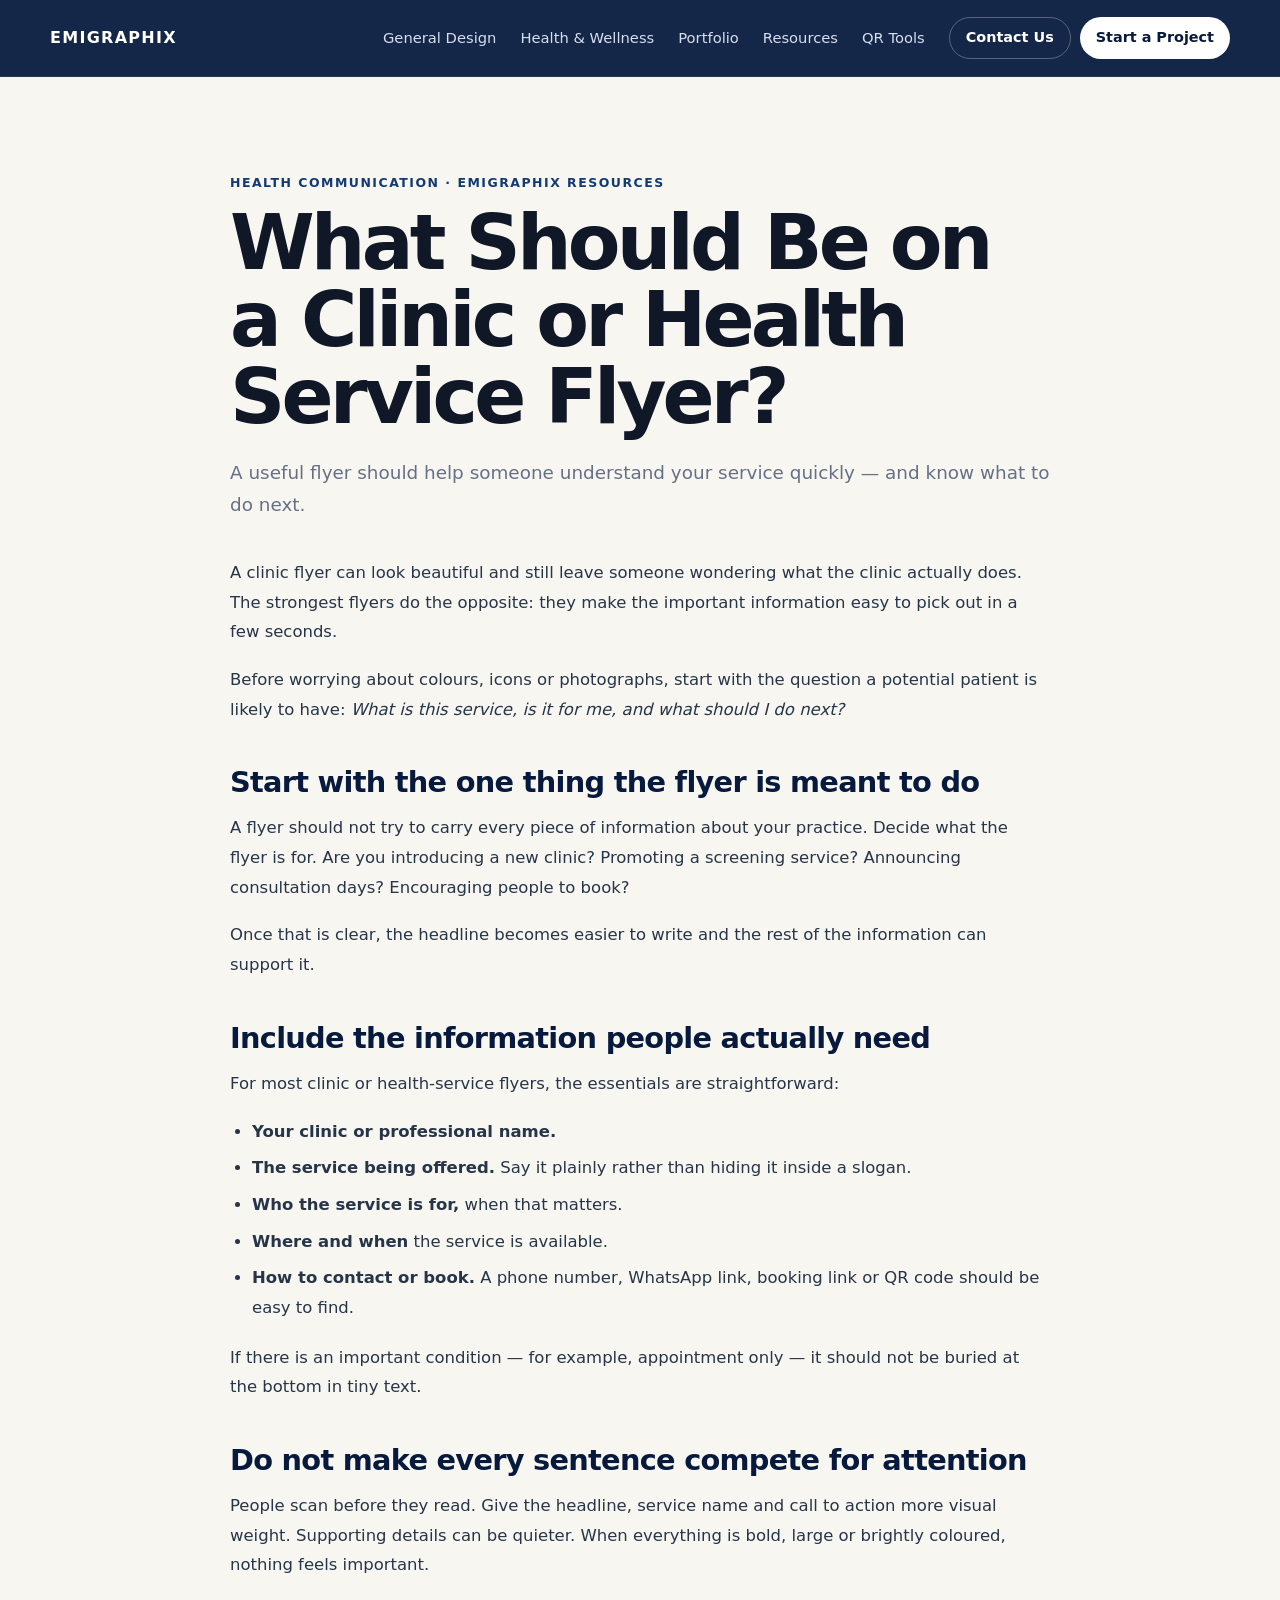
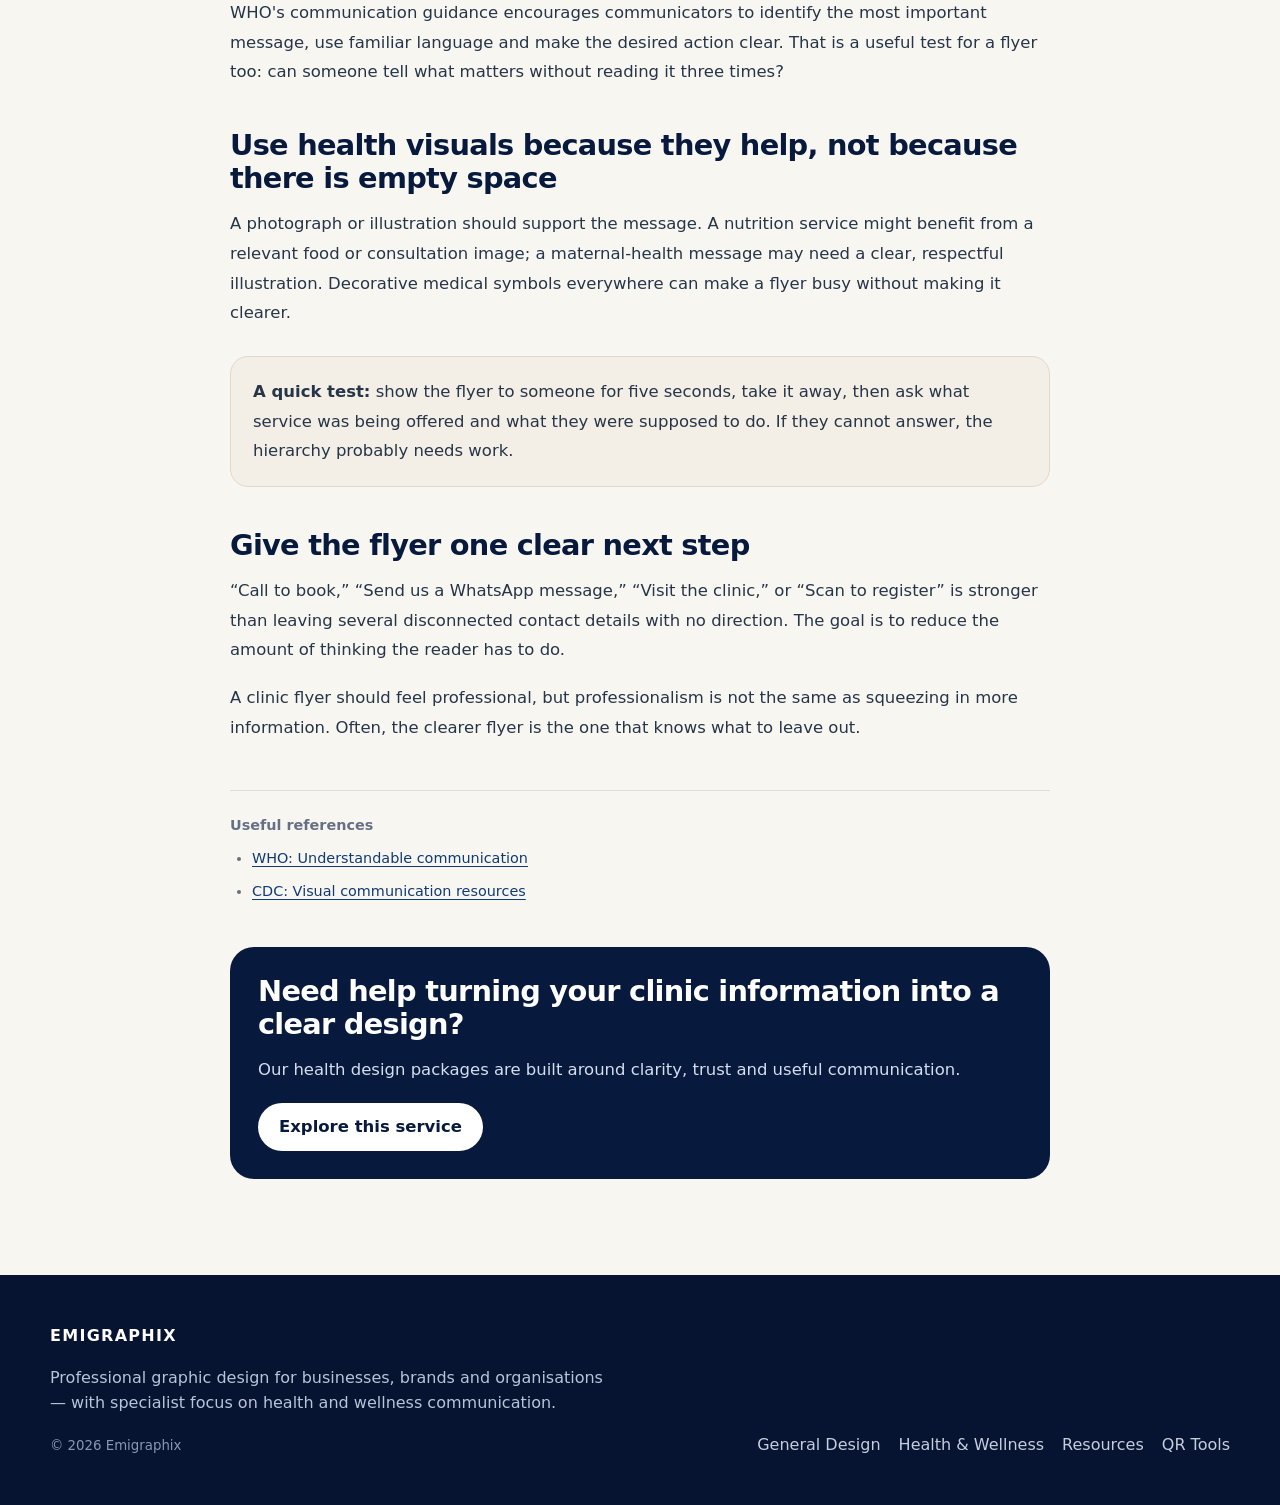
<file: article-clinic-flyer.html>
<!doctype html><html lang="en"><head><meta charset="utf-8"><meta name="viewport" content="width=device-width,initial-scale=1"><title>What Should Be on a Clinic or Health Service Flyer? | Emigraphix</title><meta name="description" content="A useful flyer should help someone understand your service quickly — and know what to do next."><link rel="stylesheet" href="style.css"></head><body><header class="site-header"><div class="container nav-wrap"><a class="brand" href="index.html">EMIGRAPHIX</a><nav class="desktop-nav"><a href="services.html">General Design</a><a href="health.html">Health & Wellness</a><a href="index.html#work">Portfolio</a><a href="resources.html">Resources</a><a href="qr-tools.html">QR Tools</a></nav><div class="nav-actions"><a class="nav-contact" href="https://wa.me/233550585227?text=Hi%20Emigraphix%2C%20I%20visited%20your%20website%20and%20would%20like%20to%20discuss%20a%20design%20project." target="_blank">Contact Us</a><a class="nav-start" href="index.html#order">Start a Project</a></div><a class="mobile-top-contact" href="https://wa.me/233550585227?text=Hi%20Emigraphix%2C%20I%20visited%20your%20website%20and%20would%20like%20to%20discuss%20a%20design%20project." target="_blank">Contact</a><button class="menu-btn" aria-label="Open menu" aria-expanded="false">☰</button></div><div class="mobile-menu"><div class="container"><a href="services.html">General Design</a><a href="health.html">Health & Wellness</a><a href="index.html#work">Portfolio</a><a href="resources.html">Resources</a><a href="qr-tools.html">QR Tools</a><div class="mobile-contact-row"><a class="btn btn-light" href="https://wa.me/233550585227?text=Hi%20Emigraphix%2C%20I%20visited%20your%20website%20and%20would%20like%20to%20discuss%20a%20design%20project." target="_blank">Contact Us</a><a class="btn btn-outline" style="color:white;border-color:#7185a6" href="index.html#order">Start Project</a></div></div></div></header><main><section class="section"><div class="container article-shell"><div class="article-meta">Health Communication · Emigraphix Resources</div><h1>What Should Be on a Clinic or Health Service Flyer?</h1><p class="article-deck">A useful flyer should help someone understand your service quickly — and know what to do next.</p><article class="article-body">
<p>A clinic flyer can look beautiful and still leave someone wondering what the clinic actually does. The strongest flyers do the opposite: they make the important information easy to pick out in a few seconds.</p>
<p>Before worrying about colours, icons or photographs, start with the question a potential patient is likely to have: <em>What is this service, is it for me, and what should I do next?</em></p>
<h2>Start with the one thing the flyer is meant to do</h2>
<p>A flyer should not try to carry every piece of information about your practice. Decide what the flyer is for. Are you introducing a new clinic? Promoting a screening service? Announcing consultation days? Encouraging people to book?</p>
<p>Once that is clear, the headline becomes easier to write and the rest of the information can support it.</p>
<h2>Include the information people actually need</h2>
<p>For most clinic or health-service flyers, the essentials are straightforward:</p>
<ul><li><strong>Your clinic or professional name.</strong></li><li><strong>The service being offered.</strong> Say it plainly rather than hiding it inside a slogan.</li><li><strong>Who the service is for,</strong> when that matters.</li><li><strong>Where and when</strong> the service is available.</li><li><strong>How to contact or book.</strong> A phone number, WhatsApp link, booking link or QR code should be easy to find.</li></ul>
<p>If there is an important condition — for example, appointment only — it should not be buried at the bottom in tiny text.</p>
<h2>Do not make every sentence compete for attention</h2>
<p>People scan before they read. Give the headline, service name and call to action more visual weight. Supporting details can be quieter. When everything is bold, large or brightly coloured, nothing feels important.</p>
<p>WHO's communication guidance encourages communicators to identify the most important message, use familiar language and make the desired action clear. That is a useful test for a flyer too: can someone tell what matters without reading it three times?</p>
<h2>Use health visuals because they help, not because there is empty space</h2>
<p>A photograph or illustration should support the message. A nutrition service might benefit from a relevant food or consultation image; a maternal-health message may need a clear, respectful illustration. Decorative medical symbols everywhere can make a flyer busy without making it clearer.</p>
<div class="article-note"><strong>A quick test:</strong> show the flyer to someone for five seconds, take it away, then ask what service was being offered and what they were supposed to do. If they cannot answer, the hierarchy probably needs work.</div>
<h2>Give the flyer one clear next step</h2>
<p>“Call to book,” “Send us a WhatsApp message,” “Visit the clinic,” or “Scan to register” is stronger than leaving several disconnected contact details with no direction. The goal is to reduce the amount of thinking the reader has to do.</p>
<p>A clinic flyer should feel professional, but professionalism is not the same as squeezing in more information. Often, the clearer flyer is the one that knows what to leave out.</p><div class="article-sources"><strong>Useful references</strong><ul><li><a href="https://www.who.int/about/communications/understandable" target="_blank" rel="noopener">WHO: Understandable communication</a></li><li><a href="https://www.cdc.gov/health-literacy/php/develop-materials/visual-communication.html" target="_blank" rel="noopener">CDC: Visual communication resources</a></li></ul></div><div class="article-cta"><h2>Need help turning your clinic information into a clear design?</h2><p>Our health design packages are built around clarity, trust and useful communication.</p><a class="btn btn-light" href="health.html#health-packages">Explore this service</a></div></article></div></section></main><footer class="site-footer"><div class="container footer-wrap"><div><div class="brand">EMIGRAPHIX</div><p style="color:#b8c4d8;max-width:560px">Professional graphic design for businesses, brands and organisations — with specialist focus on health and wellness communication.</p><small style="color:#8798b3">© 2026 Emigraphix</small></div><div class="footer-links"><a href="services.html">General Design</a><a href="health.html">Health & Wellness</a><a href="resources.html">Resources</a><a href="qr-tools.html">QR Tools</a></div></div></footer><div class="sticky-mobile-cta"><a class="btn btn-light" href="https://wa.me/233550585227?text=Hi%20Emigraphix%2C%20I%20visited%20your%20website%20and%20would%20like%20to%20discuss%20a%20design%20project." target="_blank">Contact Us</a><a class="btn btn-primary" style="background:#315f9e" href="index.html#order">Start Project</a></div><script src="script.js"></script></body></html>
</file>
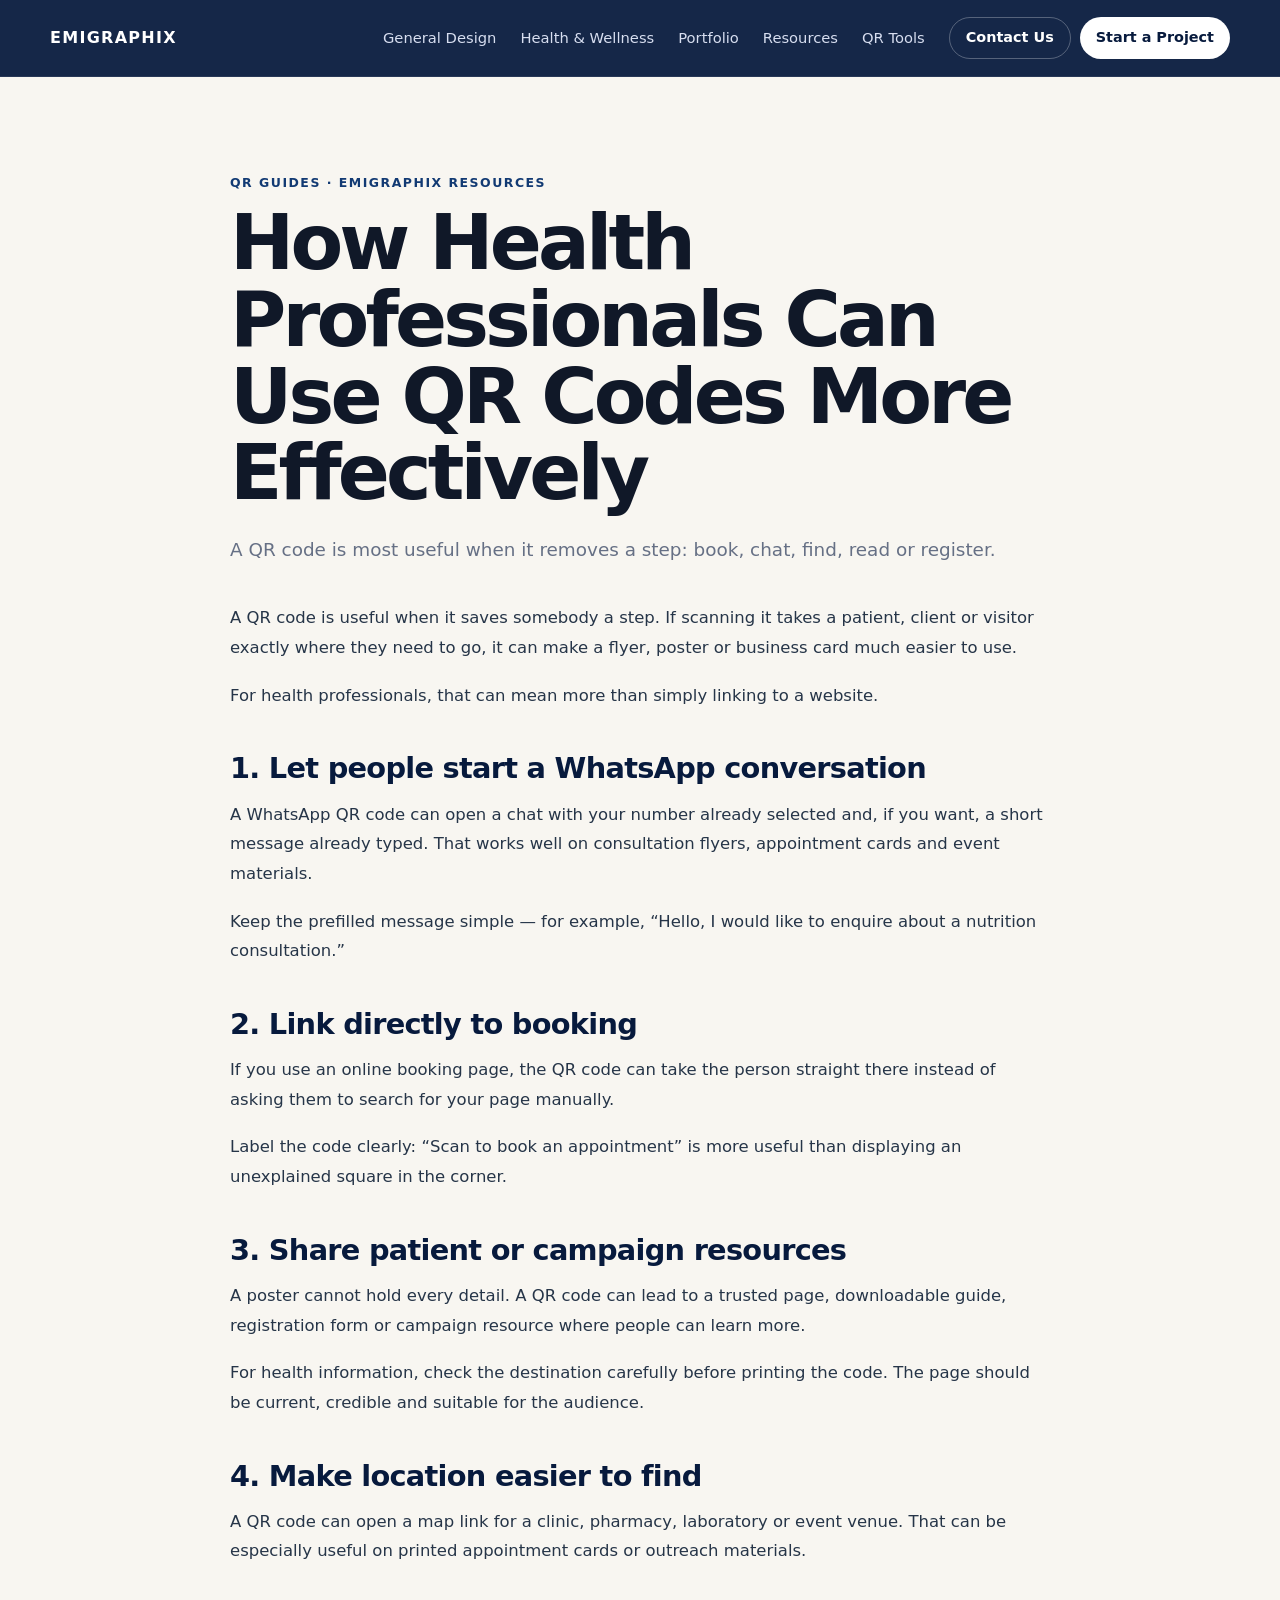
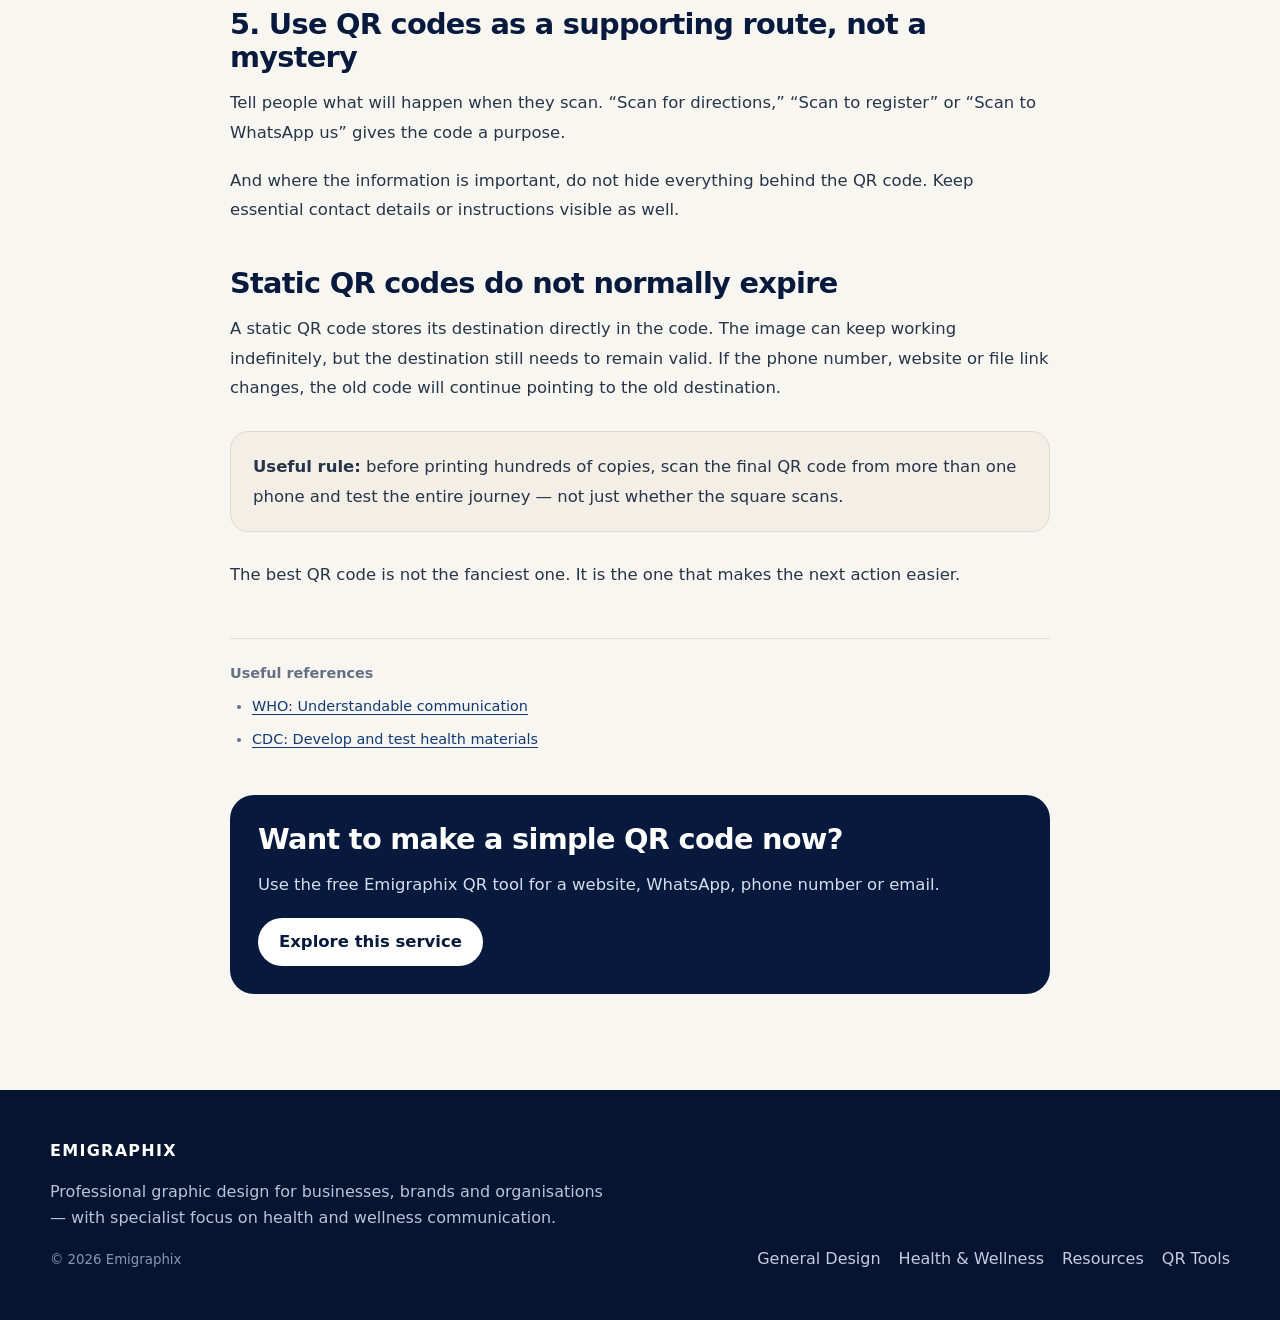
<file: article-health-qr.html>
<!doctype html><html lang="en"><head><meta charset="utf-8"><meta name="viewport" content="width=device-width,initial-scale=1"><title>How Health Professionals Can Use QR Codes More Effectively | Emigraphix</title><meta name="description" content="A QR code is most useful when it removes a step: book, chat, find, read or register."><link rel="stylesheet" href="style.css"></head><body><header class="site-header"><div class="container nav-wrap"><a class="brand" href="index.html">EMIGRAPHIX</a><nav class="desktop-nav"><a href="services.html">General Design</a><a href="health.html">Health & Wellness</a><a href="index.html#work">Portfolio</a><a href="resources.html">Resources</a><a href="qr-tools.html">QR Tools</a></nav><div class="nav-actions"><a class="nav-contact" href="https://wa.me/233550585227?text=Hi%20Emigraphix%2C%20I%20visited%20your%20website%20and%20would%20like%20to%20discuss%20a%20design%20project." target="_blank">Contact Us</a><a class="nav-start" href="index.html#order">Start a Project</a></div><a class="mobile-top-contact" href="https://wa.me/233550585227?text=Hi%20Emigraphix%2C%20I%20visited%20your%20website%20and%20would%20like%20to%20discuss%20a%20design%20project." target="_blank">Contact</a><button class="menu-btn" aria-label="Open menu" aria-expanded="false">☰</button></div><div class="mobile-menu"><div class="container"><a href="services.html">General Design</a><a href="health.html">Health & Wellness</a><a href="index.html#work">Portfolio</a><a href="resources.html">Resources</a><a href="qr-tools.html">QR Tools</a><div class="mobile-contact-row"><a class="btn btn-light" href="https://wa.me/233550585227?text=Hi%20Emigraphix%2C%20I%20visited%20your%20website%20and%20would%20like%20to%20discuss%20a%20design%20project." target="_blank">Contact Us</a><a class="btn btn-outline" style="color:white;border-color:#7185a6" href="index.html#order">Start Project</a></div></div></div></header><main><section class="section"><div class="container article-shell"><div class="article-meta">QR Guides · Emigraphix Resources</div><h1>How Health Professionals Can Use QR Codes More Effectively</h1><p class="article-deck">A QR code is most useful when it removes a step: book, chat, find, read or register.</p><article class="article-body">
<p>A QR code is useful when it saves somebody a step. If scanning it takes a patient, client or visitor exactly where they need to go, it can make a flyer, poster or business card much easier to use.</p>
<p>For health professionals, that can mean more than simply linking to a website.</p>
<h2>1. Let people start a WhatsApp conversation</h2>
<p>A WhatsApp QR code can open a chat with your number already selected and, if you want, a short message already typed. That works well on consultation flyers, appointment cards and event materials.</p>
<p>Keep the prefilled message simple — for example, “Hello, I would like to enquire about a nutrition consultation.”</p>
<h2>2. Link directly to booking</h2>
<p>If you use an online booking page, the QR code can take the person straight there instead of asking them to search for your page manually.</p>
<p>Label the code clearly: “Scan to book an appointment” is more useful than displaying an unexplained square in the corner.</p>
<h2>3. Share patient or campaign resources</h2>
<p>A poster cannot hold every detail. A QR code can lead to a trusted page, downloadable guide, registration form or campaign resource where people can learn more.</p>
<p>For health information, check the destination carefully before printing the code. The page should be current, credible and suitable for the audience.</p>
<h2>4. Make location easier to find</h2>
<p>A QR code can open a map link for a clinic, pharmacy, laboratory or event venue. That can be especially useful on printed appointment cards or outreach materials.</p>
<h2>5. Use QR codes as a supporting route, not a mystery</h2>
<p>Tell people what will happen when they scan. “Scan for directions,” “Scan to register” or “Scan to WhatsApp us” gives the code a purpose.</p>
<p>And where the information is important, do not hide everything behind the QR code. Keep essential contact details or instructions visible as well.</p>
<h2>Static QR codes do not normally expire</h2>
<p>A static QR code stores its destination directly in the code. The image can keep working indefinitely, but the destination still needs to remain valid. If the phone number, website or file link changes, the old code will continue pointing to the old destination.</p>
<div class="article-note"><strong>Useful rule:</strong> before printing hundreds of copies, scan the final QR code from more than one phone and test the entire journey — not just whether the square scans.</div>
<p>The best QR code is not the fanciest one. It is the one that makes the next action easier.</p><div class="article-sources"><strong>Useful references</strong><ul><li><a href="https://www.who.int/about/communications/understandable" target="_blank" rel="noopener">WHO: Understandable communication</a></li><li><a href="https://www.cdc.gov/health-literacy/php/develop-materials/develop-test-materials.html" target="_blank" rel="noopener">CDC: Develop and test health materials</a></li></ul></div><div class="article-cta"><h2>Want to make a simple QR code now?</h2><p>Use the free Emigraphix QR tool for a website, WhatsApp, phone number or email.</p><a class="btn btn-light" href="qr-tools.html">Explore this service</a></div></article></div></section></main><footer class="site-footer"><div class="container footer-wrap"><div><div class="brand">EMIGRAPHIX</div><p style="color:#b8c4d8;max-width:560px">Professional graphic design for businesses, brands and organisations — with specialist focus on health and wellness communication.</p><small style="color:#8798b3">© 2026 Emigraphix</small></div><div class="footer-links"><a href="services.html">General Design</a><a href="health.html">Health & Wellness</a><a href="resources.html">Resources</a><a href="qr-tools.html">QR Tools</a></div></div></footer><div class="sticky-mobile-cta"><a class="btn btn-light" href="https://wa.me/233550585227?text=Hi%20Emigraphix%2C%20I%20visited%20your%20website%20and%20would%20like%20to%20discuss%20a%20design%20project." target="_blank">Contact Us</a><a class="btn btn-primary" style="background:#315f9e" href="index.html#order">Start Project</a></div><script src="script.js"></script></body></html>
</file>
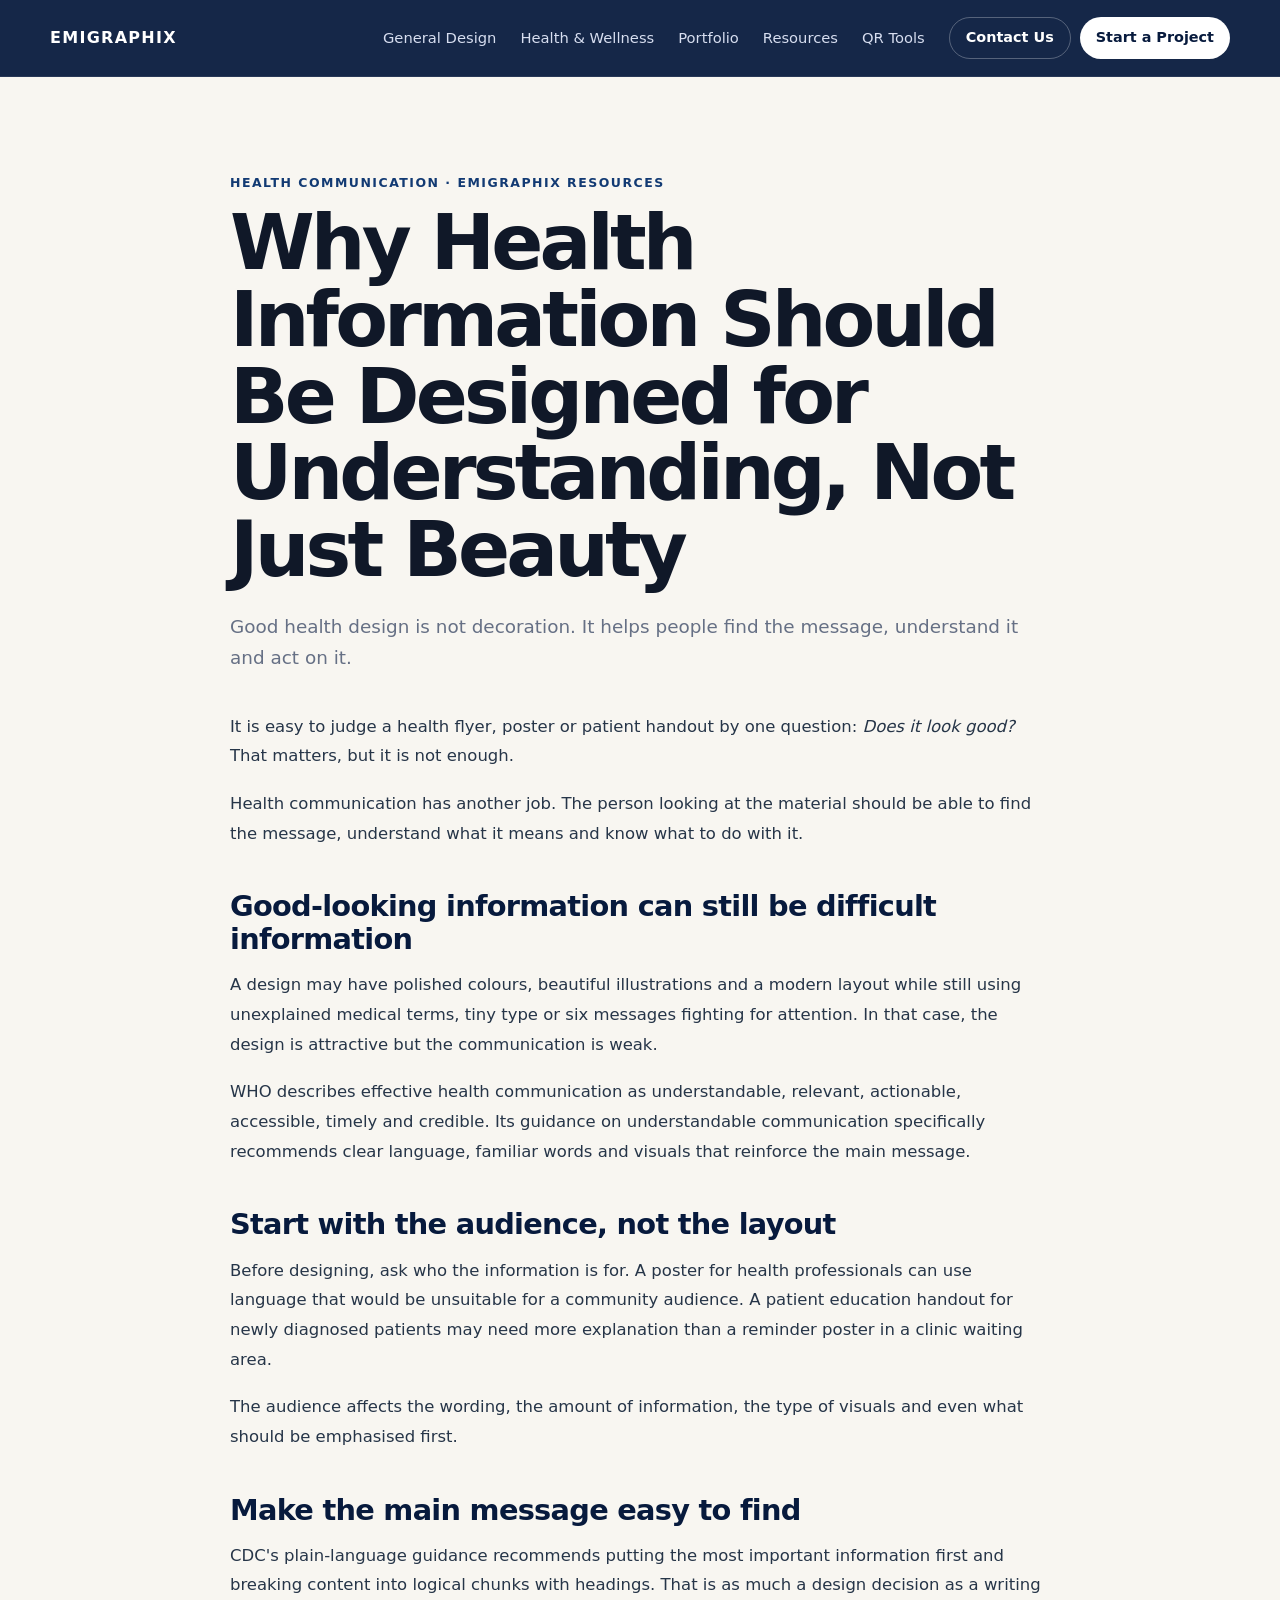
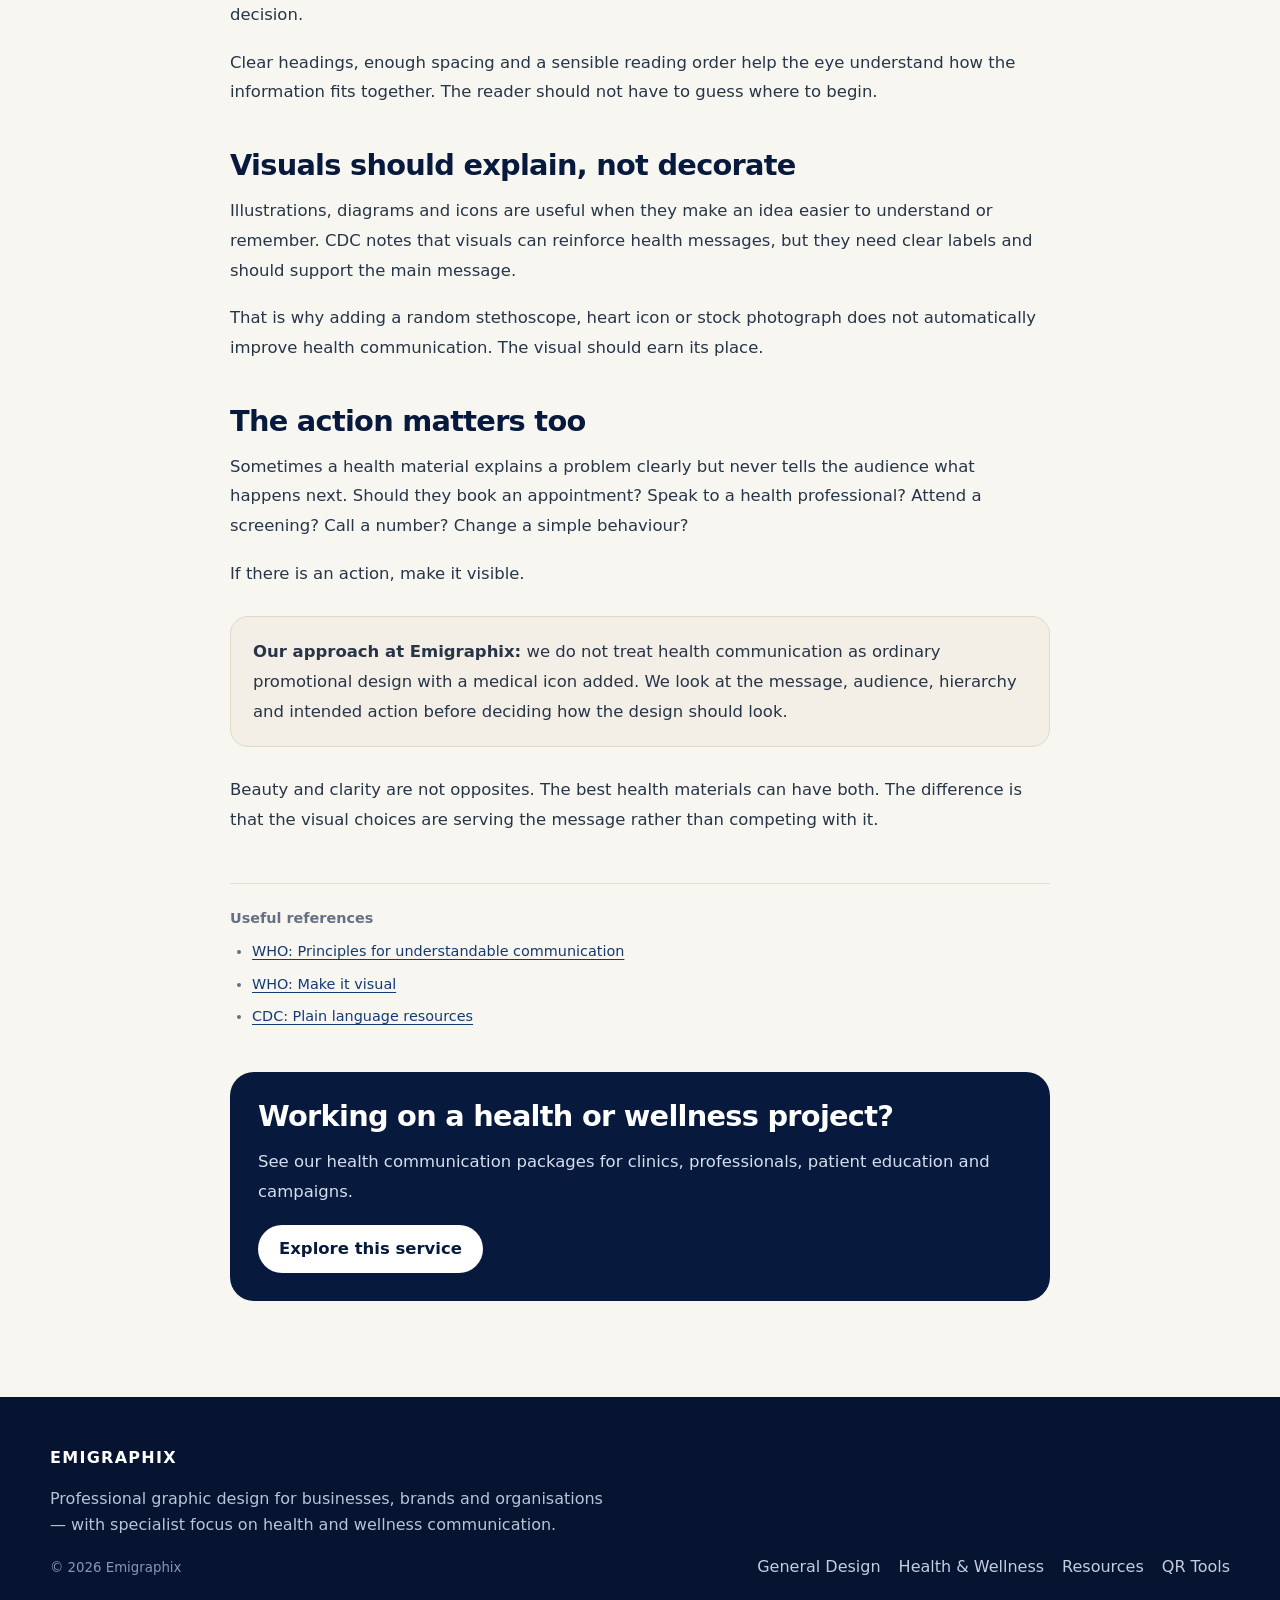
<file: article-health-understanding.html>
<!doctype html><html lang="en"><head><meta charset="utf-8"><meta name="viewport" content="width=device-width,initial-scale=1"><title>Why Health Information Should Be Designed for Understanding, Not Just Beauty | Emigraphix</title><meta name="description" content="Good health design is not decoration. It helps people find the message, understand it and act on it."><link rel="stylesheet" href="style.css"></head><body><header class="site-header"><div class="container nav-wrap"><a class="brand" href="index.html">EMIGRAPHIX</a><nav class="desktop-nav"><a href="services.html">General Design</a><a href="health.html">Health & Wellness</a><a href="index.html#work">Portfolio</a><a href="resources.html">Resources</a><a href="qr-tools.html">QR Tools</a></nav><div class="nav-actions"><a class="nav-contact" href="https://wa.me/233550585227?text=Hi%20Emigraphix%2C%20I%20visited%20your%20website%20and%20would%20like%20to%20discuss%20a%20design%20project." target="_blank">Contact Us</a><a class="nav-start" href="index.html#order">Start a Project</a></div><a class="mobile-top-contact" href="https://wa.me/233550585227?text=Hi%20Emigraphix%2C%20I%20visited%20your%20website%20and%20would%20like%20to%20discuss%20a%20design%20project." target="_blank">Contact</a><button class="menu-btn" aria-label="Open menu" aria-expanded="false">☰</button></div><div class="mobile-menu"><div class="container"><a href="services.html">General Design</a><a href="health.html">Health & Wellness</a><a href="index.html#work">Portfolio</a><a href="resources.html">Resources</a><a href="qr-tools.html">QR Tools</a><div class="mobile-contact-row"><a class="btn btn-light" href="https://wa.me/233550585227?text=Hi%20Emigraphix%2C%20I%20visited%20your%20website%20and%20would%20like%20to%20discuss%20a%20design%20project." target="_blank">Contact Us</a><a class="btn btn-outline" style="color:white;border-color:#7185a6" href="index.html#order">Start Project</a></div></div></div></header><main><section class="section"><div class="container article-shell"><div class="article-meta">Health Communication · Emigraphix Resources</div><h1>Why Health Information Should Be Designed for Understanding, Not Just Beauty</h1><p class="article-deck">Good health design is not decoration. It helps people find the message, understand it and act on it.</p><article class="article-body">
<p>It is easy to judge a health flyer, poster or patient handout by one question: <em>Does it look good?</em> That matters, but it is not enough.</p>
<p>Health communication has another job. The person looking at the material should be able to find the message, understand what it means and know what to do with it.</p>
<h2>Good-looking information can still be difficult information</h2>
<p>A design may have polished colours, beautiful illustrations and a modern layout while still using unexplained medical terms, tiny type or six messages fighting for attention. In that case, the design is attractive but the communication is weak.</p>
<p>WHO describes effective health communication as understandable, relevant, actionable, accessible, timely and credible. Its guidance on understandable communication specifically recommends clear language, familiar words and visuals that reinforce the main message.</p>
<h2>Start with the audience, not the layout</h2>
<p>Before designing, ask who the information is for. A poster for health professionals can use language that would be unsuitable for a community audience. A patient education handout for newly diagnosed patients may need more explanation than a reminder poster in a clinic waiting area.</p>
<p>The audience affects the wording, the amount of information, the type of visuals and even what should be emphasised first.</p>
<h2>Make the main message easy to find</h2>
<p>CDC's plain-language guidance recommends putting the most important information first and breaking content into logical chunks with headings. That is as much a design decision as a writing decision.</p>
<p>Clear headings, enough spacing and a sensible reading order help the eye understand how the information fits together. The reader should not have to guess where to begin.</p>
<h2>Visuals should explain, not decorate</h2>
<p>Illustrations, diagrams and icons are useful when they make an idea easier to understand or remember. CDC notes that visuals can reinforce health messages, but they need clear labels and should support the main message.</p>
<p>That is why adding a random stethoscope, heart icon or stock photograph does not automatically improve health communication. The visual should earn its place.</p>
<h2>The action matters too</h2>
<p>Sometimes a health material explains a problem clearly but never tells the audience what happens next. Should they book an appointment? Speak to a health professional? Attend a screening? Call a number? Change a simple behaviour?</p>
<p>If there is an action, make it visible.</p>
<div class="article-note"><strong>Our approach at Emigraphix:</strong> we do not treat health communication as ordinary promotional design with a medical icon added. We look at the message, audience, hierarchy and intended action before deciding how the design should look.</div>
<p>Beauty and clarity are not opposites. The best health materials can have both. The difference is that the visual choices are serving the message rather than competing with it.</p><div class="article-sources"><strong>Useful references</strong><ul><li><a href="https://www.who.int/about/communications/understandable" target="_blank" rel="noopener">WHO: Principles for understandable communication</a></li><li><a href="https://www.who.int/about/communications/understandable/visuals" target="_blank" rel="noopener">WHO: Make it visual</a></li><li><a href="https://www.cdc.gov/health-literacy/php/develop-materials/plain-language.html" target="_blank" rel="noopener">CDC: Plain language resources</a></li></ul></div><div class="article-cta"><h2>Working on a health or wellness project?</h2><p>See our health communication packages for clinics, professionals, patient education and campaigns.</p><a class="btn btn-light" href="health.html#health-packages">Explore this service</a></div></article></div></section></main><footer class="site-footer"><div class="container footer-wrap"><div><div class="brand">EMIGRAPHIX</div><p style="color:#b8c4d8;max-width:560px">Professional graphic design for businesses, brands and organisations — with specialist focus on health and wellness communication.</p><small style="color:#8798b3">© 2026 Emigraphix</small></div><div class="footer-links"><a href="services.html">General Design</a><a href="health.html">Health & Wellness</a><a href="resources.html">Resources</a><a href="qr-tools.html">QR Tools</a></div></div></footer><div class="sticky-mobile-cta"><a class="btn btn-light" href="https://wa.me/233550585227?text=Hi%20Emigraphix%2C%20I%20visited%20your%20website%20and%20would%20like%20to%20discuss%20a%20design%20project." target="_blank">Contact Us</a><a class="btn btn-primary" style="background:#315f9e" href="index.html#order">Start Project</a></div><script src="script.js"></script></body></html>
</file>
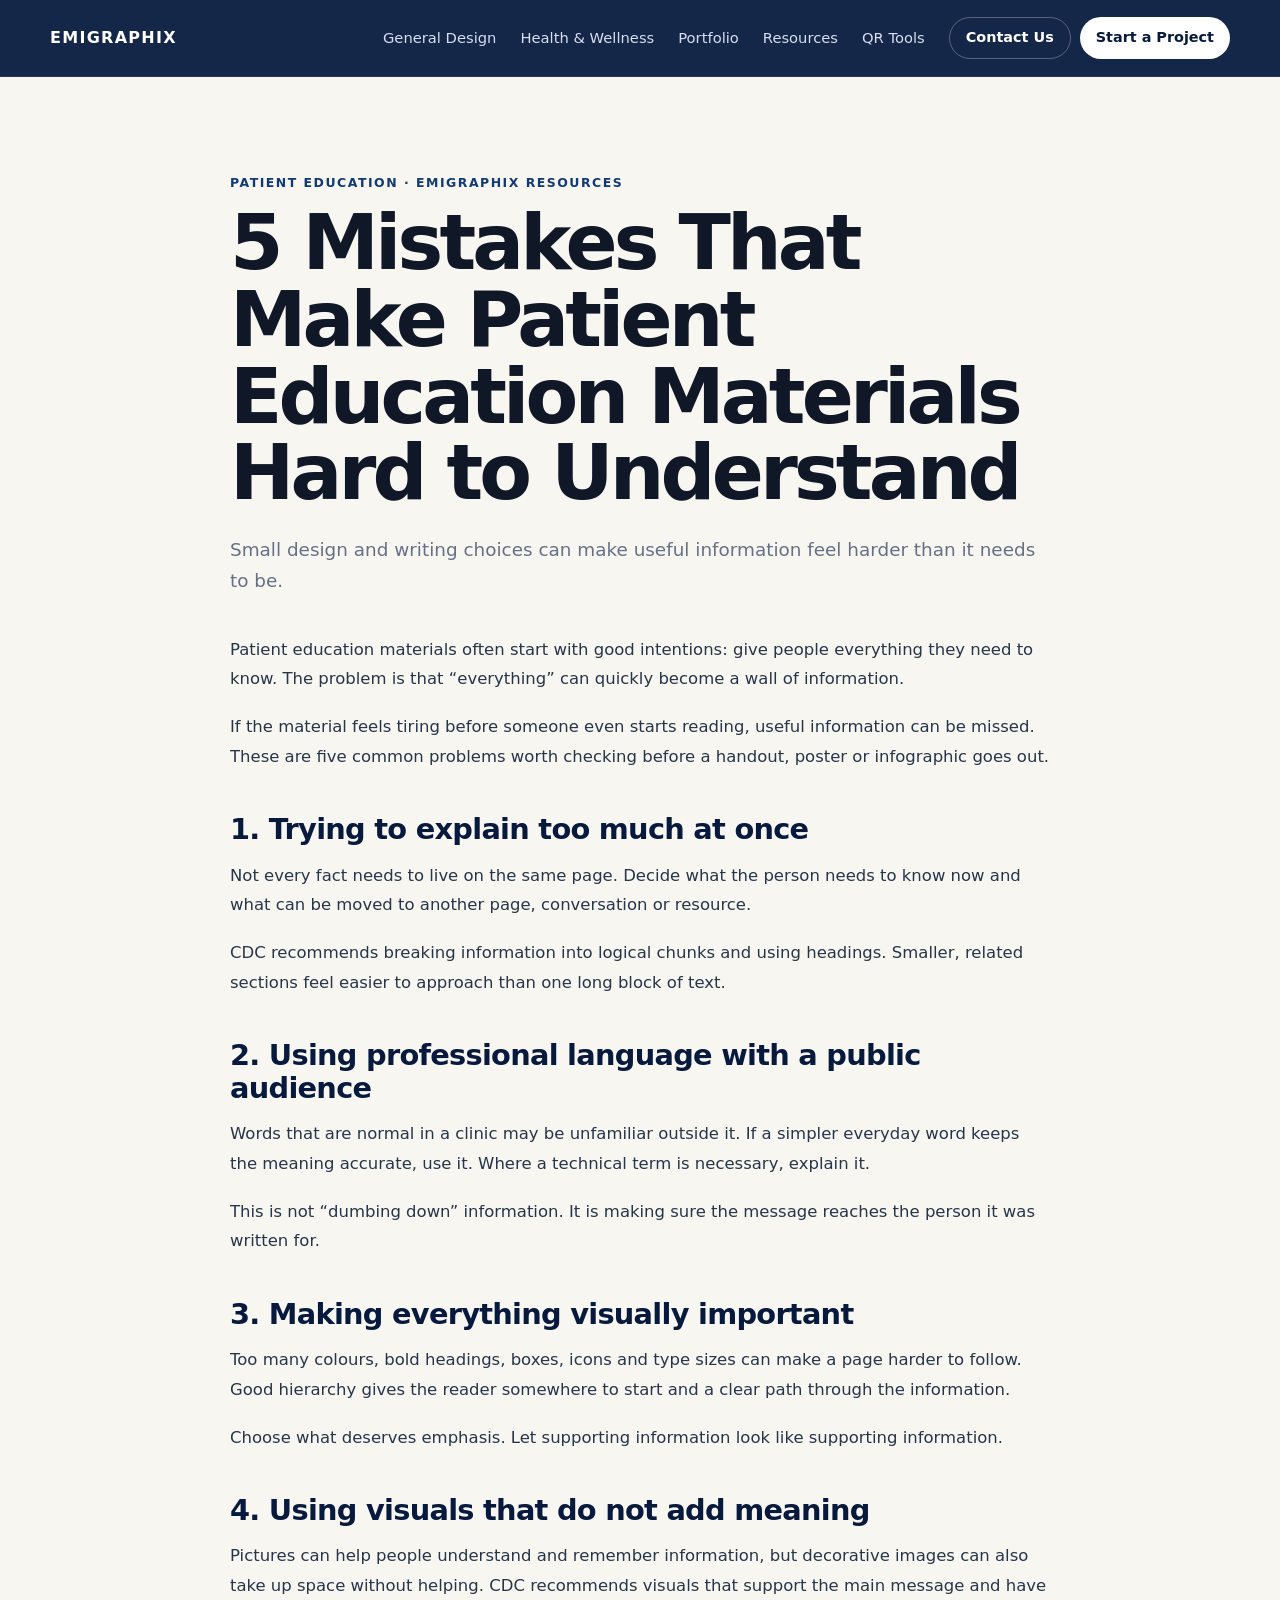
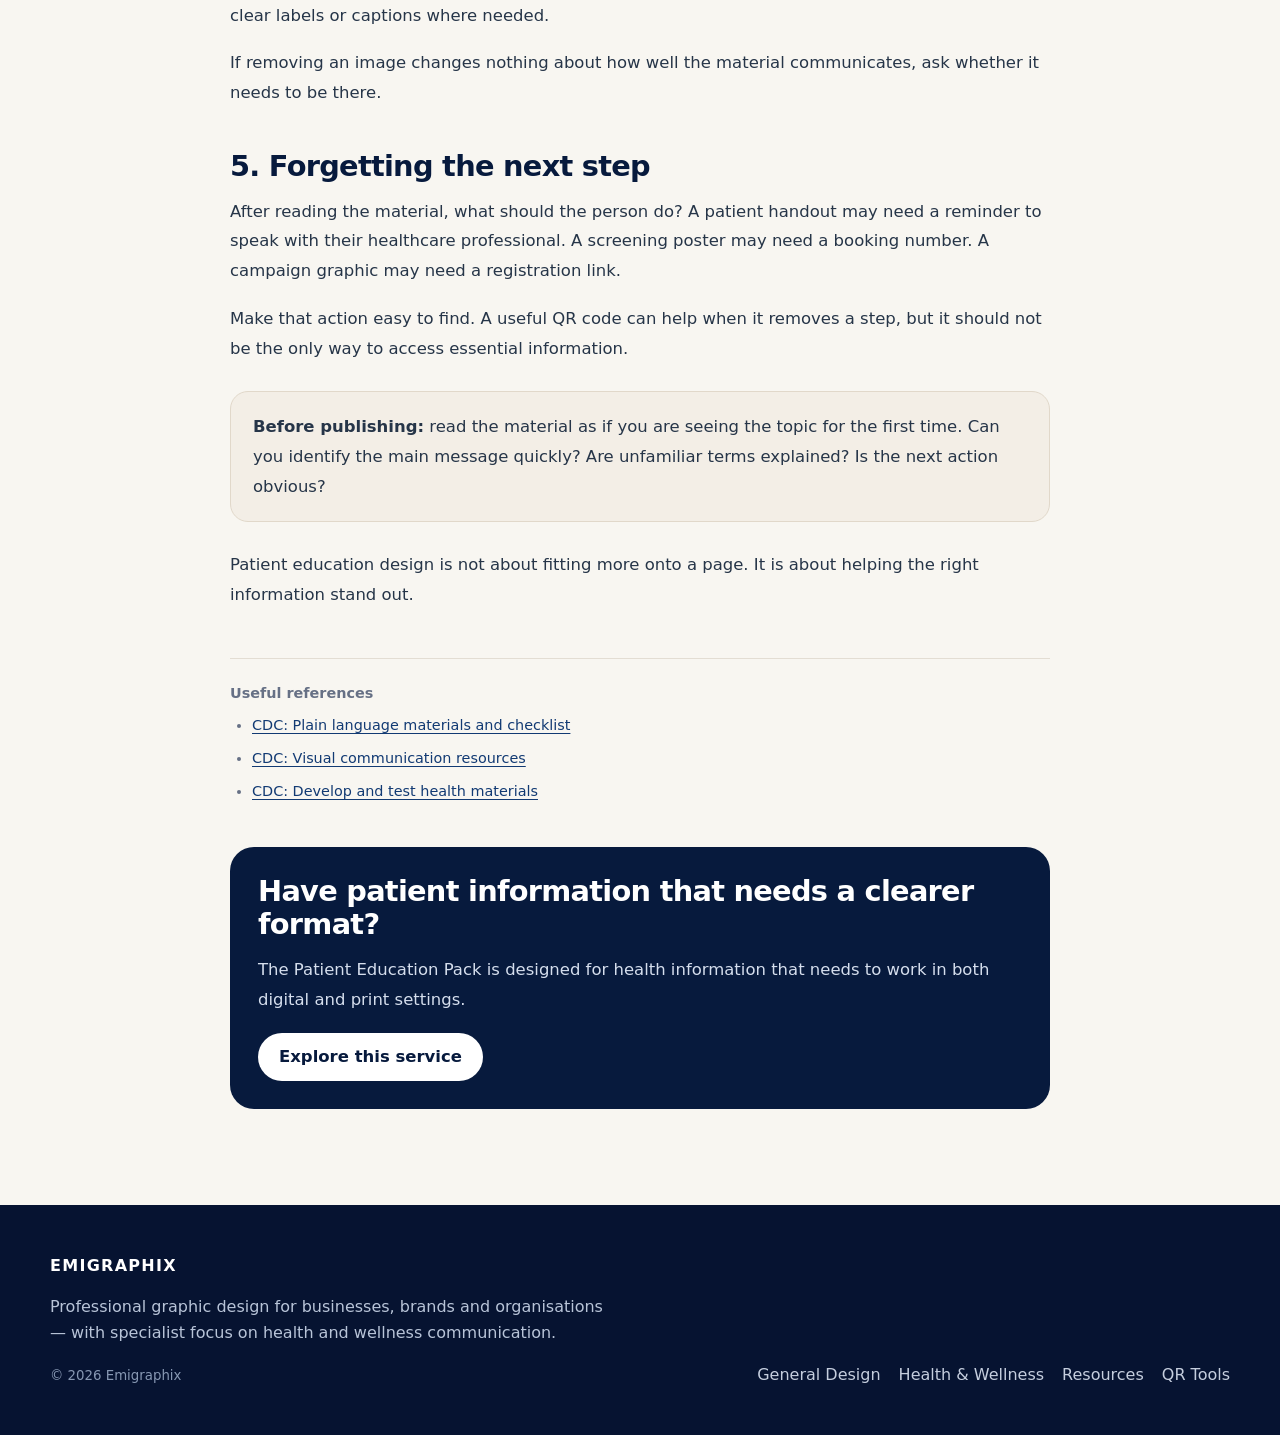
<file: article-patient-education-mistakes.html>
<!doctype html><html lang="en"><head><meta charset="utf-8"><meta name="viewport" content="width=device-width,initial-scale=1"><title>5 Mistakes That Make Patient Education Materials Hard to Understand | Emigraphix</title><meta name="description" content="Small design and writing choices can make useful information feel harder than it needs to be."><link rel="stylesheet" href="style.css"></head><body><header class="site-header"><div class="container nav-wrap"><a class="brand" href="index.html">EMIGRAPHIX</a><nav class="desktop-nav"><a href="services.html">General Design</a><a href="health.html">Health & Wellness</a><a href="index.html#work">Portfolio</a><a href="resources.html">Resources</a><a href="qr-tools.html">QR Tools</a></nav><div class="nav-actions"><a class="nav-contact" href="https://wa.me/233550585227?text=Hi%20Emigraphix%2C%20I%20visited%20your%20website%20and%20would%20like%20to%20discuss%20a%20design%20project." target="_blank">Contact Us</a><a class="nav-start" href="index.html#order">Start a Project</a></div><a class="mobile-top-contact" href="https://wa.me/233550585227?text=Hi%20Emigraphix%2C%20I%20visited%20your%20website%20and%20would%20like%20to%20discuss%20a%20design%20project." target="_blank">Contact</a><button class="menu-btn" aria-label="Open menu" aria-expanded="false">☰</button></div><div class="mobile-menu"><div class="container"><a href="services.html">General Design</a><a href="health.html">Health & Wellness</a><a href="index.html#work">Portfolio</a><a href="resources.html">Resources</a><a href="qr-tools.html">QR Tools</a><div class="mobile-contact-row"><a class="btn btn-light" href="https://wa.me/233550585227?text=Hi%20Emigraphix%2C%20I%20visited%20your%20website%20and%20would%20like%20to%20discuss%20a%20design%20project." target="_blank">Contact Us</a><a class="btn btn-outline" style="color:white;border-color:#7185a6" href="index.html#order">Start Project</a></div></div></div></header><main><section class="section"><div class="container article-shell"><div class="article-meta">Patient Education · Emigraphix Resources</div><h1>5 Mistakes That Make Patient Education Materials Hard to Understand</h1><p class="article-deck">Small design and writing choices can make useful information feel harder than it needs to be.</p><article class="article-body">
<p>Patient education materials often start with good intentions: give people everything they need to know. The problem is that “everything” can quickly become a wall of information.</p>
<p>If the material feels tiring before someone even starts reading, useful information can be missed. These are five common problems worth checking before a handout, poster or infographic goes out.</p>
<h2>1. Trying to explain too much at once</h2>
<p>Not every fact needs to live on the same page. Decide what the person needs to know now and what can be moved to another page, conversation or resource.</p>
<p>CDC recommends breaking information into logical chunks and using headings. Smaller, related sections feel easier to approach than one long block of text.</p>
<h2>2. Using professional language with a public audience</h2>
<p>Words that are normal in a clinic may be unfamiliar outside it. If a simpler everyday word keeps the meaning accurate, use it. Where a technical term is necessary, explain it.</p>
<p>This is not “dumbing down” information. It is making sure the message reaches the person it was written for.</p>
<h2>3. Making everything visually important</h2>
<p>Too many colours, bold headings, boxes, icons and type sizes can make a page harder to follow. Good hierarchy gives the reader somewhere to start and a clear path through the information.</p>
<p>Choose what deserves emphasis. Let supporting information look like supporting information.</p>
<h2>4. Using visuals that do not add meaning</h2>
<p>Pictures can help people understand and remember information, but decorative images can also take up space without helping. CDC recommends visuals that support the main message and have clear labels or captions where needed.</p>
<p>If removing an image changes nothing about how well the material communicates, ask whether it needs to be there.</p>
<h2>5. Forgetting the next step</h2>
<p>After reading the material, what should the person do? A patient handout may need a reminder to speak with their healthcare professional. A screening poster may need a booking number. A campaign graphic may need a registration link.</p>
<p>Make that action easy to find. A useful QR code can help when it removes a step, but it should not be the only way to access essential information.</p>
<div class="article-note"><strong>Before publishing:</strong> read the material as if you are seeing the topic for the first time. Can you identify the main message quickly? Are unfamiliar terms explained? Is the next action obvious?</div>
<p>Patient education design is not about fitting more onto a page. It is about helping the right information stand out.</p><div class="article-sources"><strong>Useful references</strong><ul><li><a href="https://www.cdc.gov/health-literacy/php/develop-materials/plain-language.html" target="_blank" rel="noopener">CDC: Plain language materials and checklist</a></li><li><a href="https://www.cdc.gov/health-literacy/php/develop-materials/visual-communication.html" target="_blank" rel="noopener">CDC: Visual communication resources</a></li><li><a href="https://www.cdc.gov/health-literacy/php/develop-materials/develop-test-materials.html" target="_blank" rel="noopener">CDC: Develop and test health materials</a></li></ul></div><div class="article-cta"><h2>Have patient information that needs a clearer format?</h2><p>The Patient Education Pack is designed for health information that needs to work in both digital and print settings.</p><a class="btn btn-light" href="health.html#health-packages">Explore this service</a></div></article></div></section></main><footer class="site-footer"><div class="container footer-wrap"><div><div class="brand">EMIGRAPHIX</div><p style="color:#b8c4d8;max-width:560px">Professional graphic design for businesses, brands and organisations — with specialist focus on health and wellness communication.</p><small style="color:#8798b3">© 2026 Emigraphix</small></div><div class="footer-links"><a href="services.html">General Design</a><a href="health.html">Health & Wellness</a><a href="resources.html">Resources</a><a href="qr-tools.html">QR Tools</a></div></div></footer><div class="sticky-mobile-cta"><a class="btn btn-light" href="https://wa.me/233550585227?text=Hi%20Emigraphix%2C%20I%20visited%20your%20website%20and%20would%20like%20to%20discuss%20a%20design%20project." target="_blank">Contact Us</a><a class="btn btn-primary" style="background:#315f9e" href="index.html#order">Start Project</a></div><script src="script.js"></script></body></html>
</file>
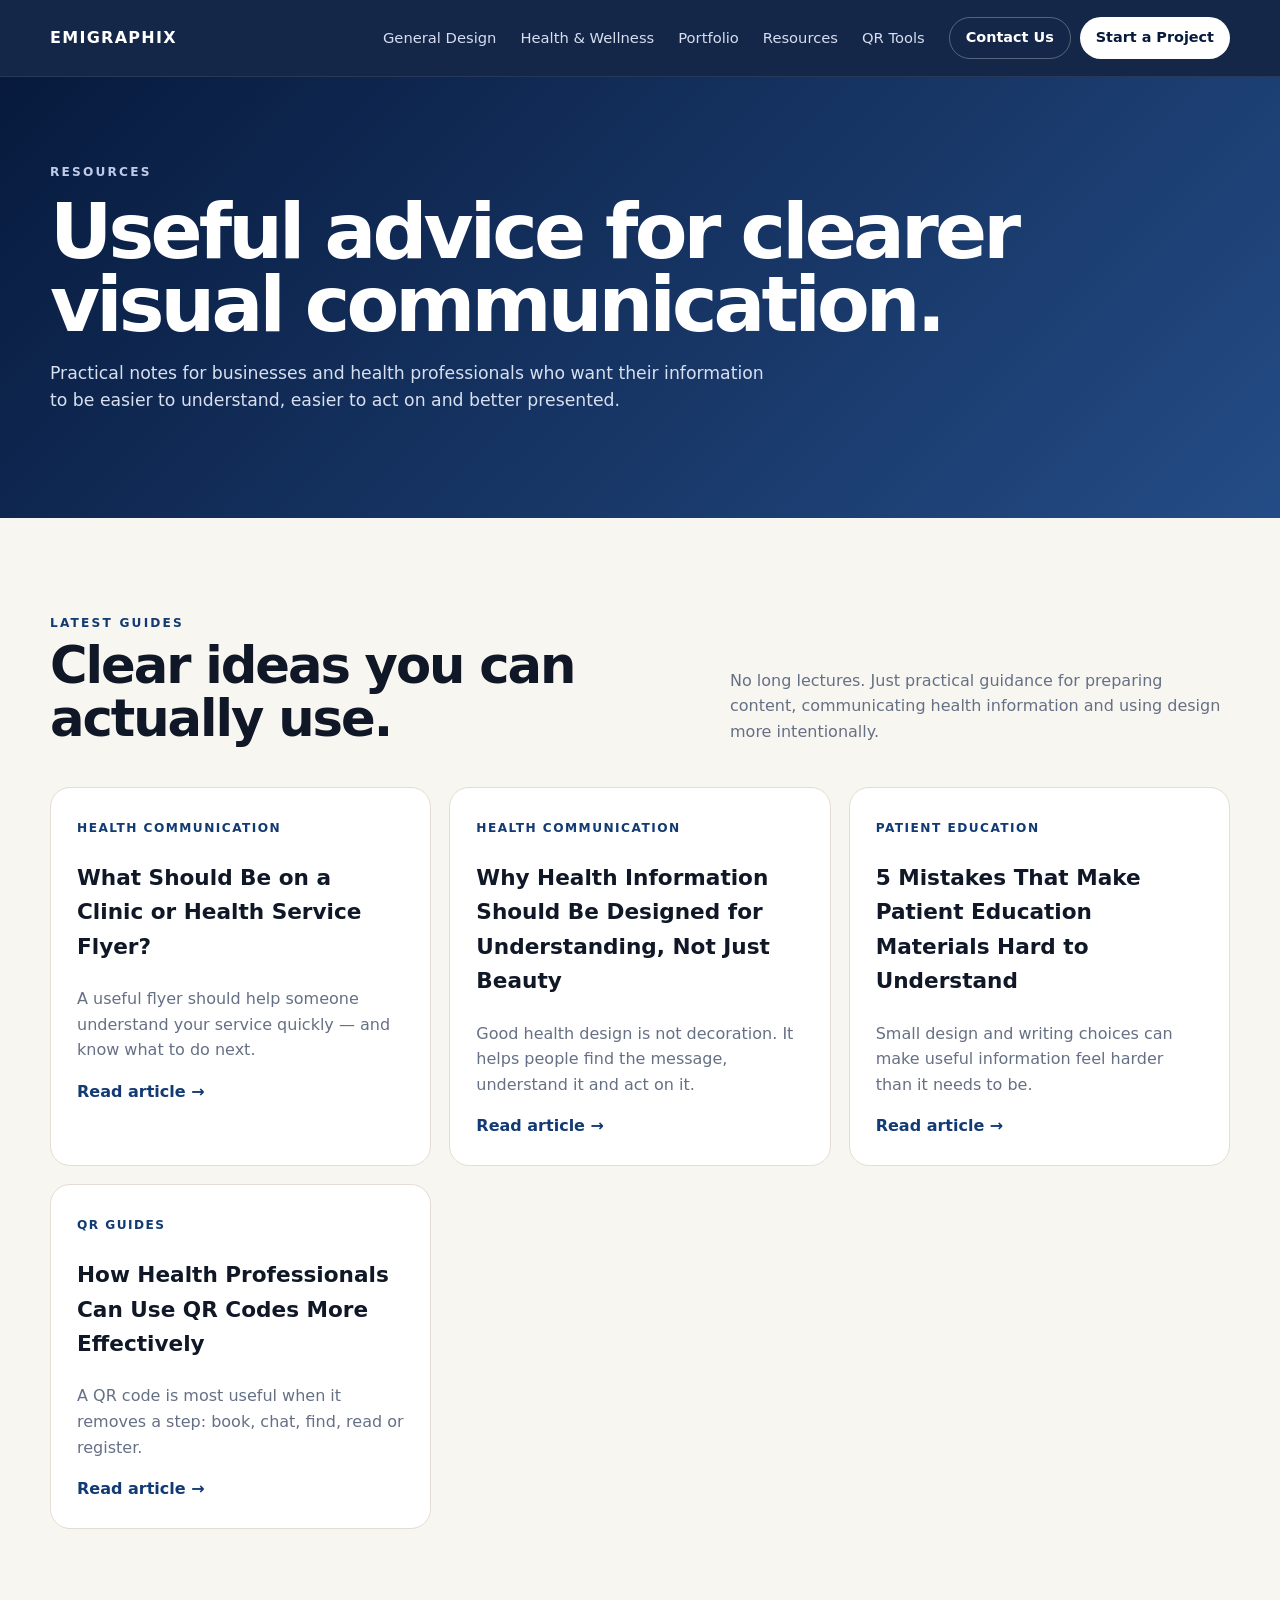
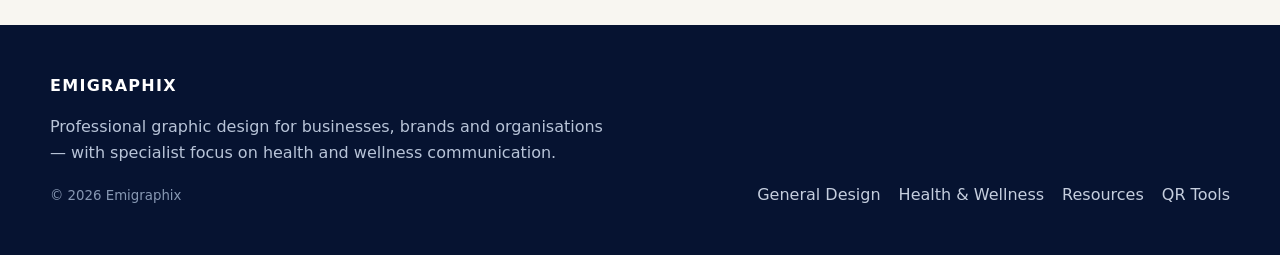
<file: resources.html>
<!doctype html><html lang="en"><head><meta charset="utf-8"><meta name="viewport" content="width=device-width,initial-scale=1"><title>Resources | Emigraphix</title><meta name="description" content="Practical design and health communication advice for businesses, clinics, health professionals and organisations."><link rel="stylesheet" href="style.css"></head><body><header class="site-header"><div class="container nav-wrap"><a class="brand" href="index.html">EMIGRAPHIX</a><nav class="desktop-nav"><a href="services.html">General Design</a><a href="health.html">Health & Wellness</a><a href="index.html#work">Portfolio</a><a href="resources.html">Resources</a><a href="qr-tools.html">QR Tools</a></nav><div class="nav-actions"><a class="nav-contact" href="https://wa.me/233550585227?text=Hi%20Emigraphix%2C%20I%20visited%20your%20website%20and%20would%20like%20to%20discuss%20a%20design%20project." target="_blank">Contact Us</a><a class="nav-start" href="index.html#order">Start a Project</a></div><a class="mobile-top-contact" href="https://wa.me/233550585227?text=Hi%20Emigraphix%2C%20I%20visited%20your%20website%20and%20would%20like%20to%20discuss%20a%20design%20project." target="_blank">Contact</a><button class="menu-btn" aria-label="Open menu" aria-expanded="false">☰</button></div><div class="mobile-menu"><div class="container"><a href="services.html">General Design</a><a href="health.html">Health & Wellness</a><a href="index.html#work">Portfolio</a><a href="resources.html">Resources</a><a href="qr-tools.html">QR Tools</a><div class="mobile-contact-row"><a class="btn btn-light" href="https://wa.me/233550585227?text=Hi%20Emigraphix%2C%20I%20visited%20your%20website%20and%20would%20like%20to%20discuss%20a%20design%20project." target="_blank">Contact Us</a><a class="btn btn-outline" style="color:white;border-color:#7185a6" href="index.html#order">Start Project</a></div></div></div></header><main><section class="subhero"><div class="container"><div class="eyebrow light">Resources</div><h1>Useful advice for clearer visual communication.</h1><p>Practical notes for businesses and health professionals who want their information to be easier to understand, easier to act on and better presented.</p></div></section><section class="section"><div class="container"><div class="section-head"><div><div class="eyebrow">Latest guides</div><h2>Clear ideas you can actually use.</h2></div><p>No long lectures. Just practical guidance for preparing content, communicating health information and using design more intentionally.</p></div><div class="blog-grid"><article class="article-card"><span>Health Communication</span><h3>What Should Be on a Clinic or Health Service Flyer?</h3><p>A useful flyer should help someone understand your service quickly — and know what to do next.</p><a class="flip-btn" href="article-clinic-flyer.html">Read article →</a></article><article class="article-card"><span>Health Communication</span><h3>Why Health Information Should Be Designed for Understanding, Not Just Beauty</h3><p>Good health design is not decoration. It helps people find the message, understand it and act on it.</p><a class="flip-btn" href="article-health-understanding.html">Read article →</a></article><article class="article-card"><span>Patient Education</span><h3>5 Mistakes That Make Patient Education Materials Hard to Understand</h3><p>Small design and writing choices can make useful information feel harder than it needs to be.</p><a class="flip-btn" href="article-patient-education-mistakes.html">Read article →</a></article><article class="article-card"><span>QR Guides</span><h3>How Health Professionals Can Use QR Codes More Effectively</h3><p>A QR code is most useful when it removes a step: book, chat, find, read or register.</p><a class="flip-btn" href="article-health-qr.html">Read article →</a></article></div></div></section></main><footer class="site-footer"><div class="container footer-wrap"><div><div class="brand">EMIGRAPHIX</div><p style="color:#b8c4d8;max-width:560px">Professional graphic design for businesses, brands and organisations — with specialist focus on health and wellness communication.</p><small style="color:#8798b3">© 2026 Emigraphix</small></div><div class="footer-links"><a href="services.html">General Design</a><a href="health.html">Health & Wellness</a><a href="resources.html">Resources</a><a href="qr-tools.html">QR Tools</a></div></div></footer><div class="sticky-mobile-cta"><a class="btn btn-light" href="https://wa.me/233550585227?text=Hi%20Emigraphix%2C%20I%20visited%20your%20website%20and%20would%20like%20to%20discuss%20a%20design%20project." target="_blank">Contact Us</a><a class="btn btn-primary" style="background:#315f9e" href="index.html#order">Start Project</a></div><script src="script.js"></script></body></html>
</file>
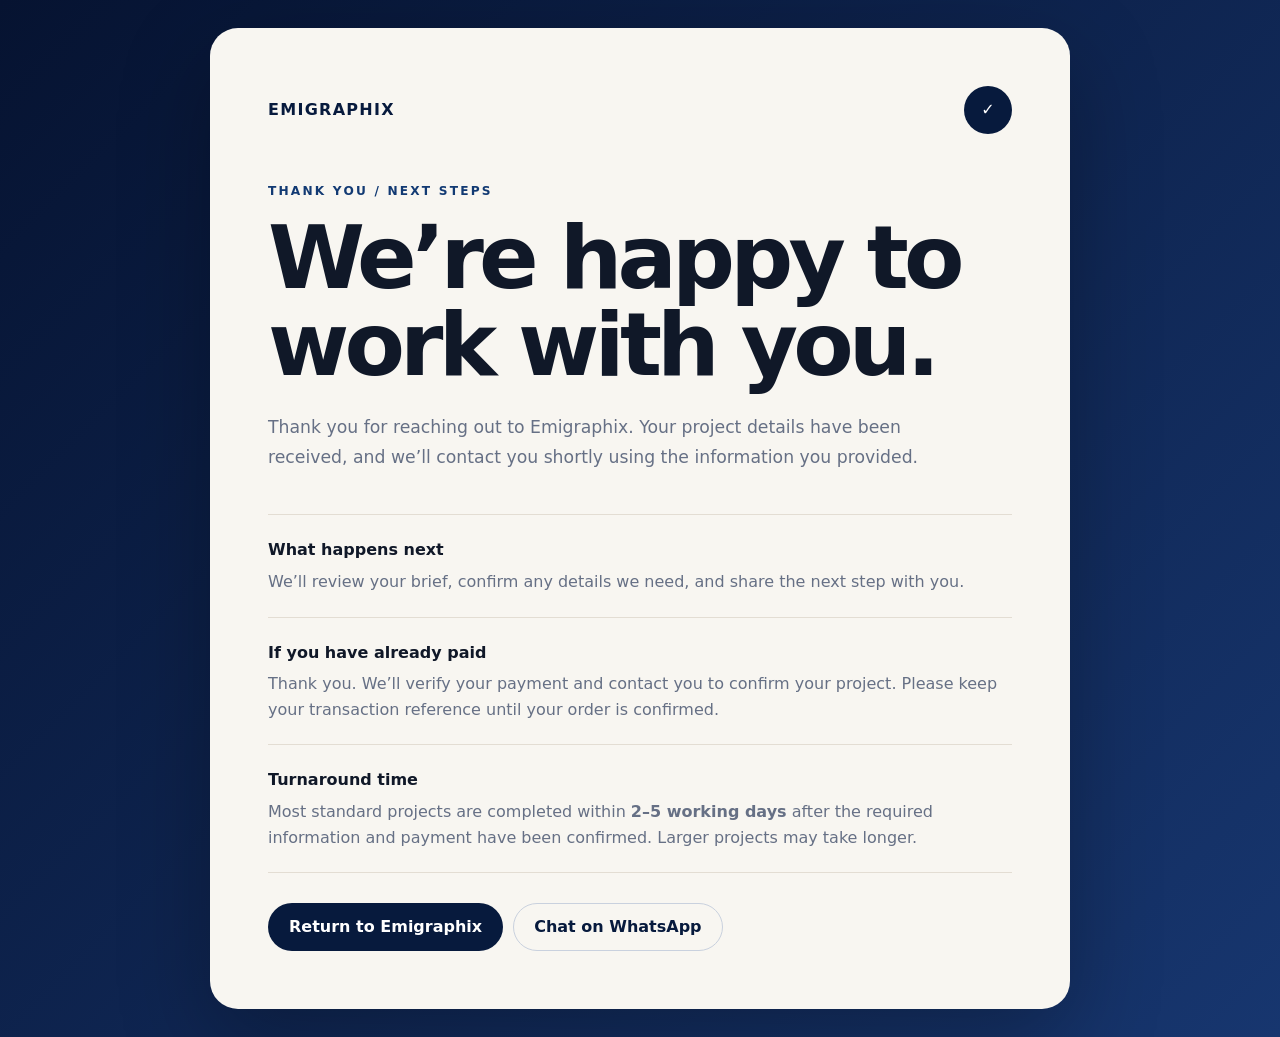
<file: review.html>
<!doctype html><html lang="en"><head><meta charset="utf-8"><meta name="viewport" content="width=device-width,initial-scale=1"><title>Thank You | Emigraphix</title><meta name="robots" content="noindex,follow"><link rel="stylesheet" href="style.css"></head><body><main class="confirmation-page" style="min-height:100vh;display:grid;place-items:center;padding:28px 14px;background:linear-gradient(135deg,#061331,#17366f)"><section style="width:min(860px,100%);background:var(--paper);padding:clamp(28px,6vw,58px);border-radius:28px;box-shadow:0 30px 90px rgba(0,0,0,.28)"><div style="display:flex;justify-content:space-between;align-items:center;gap:20px"><a class="brand" style="color:var(--navy)" href="index.html">EMIGRAPHIX</a><div style="width:48px;height:48px;border-radius:50%;display:grid;place-items:center;background:var(--navy);color:#fff;font-weight:900">✓</div></div><div class="eyebrow" style="margin-top:48px">THANK YOU / NEXT STEPS</div><h1 style="font-size:clamp(2.8rem,7vw,5.5rem);line-height:.98;letter-spacing:-.055em;margin:14px 0 24px">We’re happy to work with you.</h1><p style="font-size:1.08rem;line-height:1.75;color:var(--muted);max-width:680px">Thank you for reaching out to Emigraphix. Your project details have been received, and we’ll contact you shortly using the information you provided.</p><div style="display:grid;gap:0;margin-top:42px;border-top:1px solid var(--line)"><div style="padding:22px 0;border-bottom:1px solid var(--line)"><strong>What happens next</strong><p style="color:var(--muted);margin:6px 0 0">We’ll review your brief, confirm any details we need, and share the next step with you.</p></div><div style="padding:22px 0;border-bottom:1px solid var(--line)"><strong>If you have already paid</strong><p style="color:var(--muted);margin:6px 0 0">Thank you. We’ll verify your payment and contact you to confirm your project. Please keep your transaction reference until your order is confirmed.</p></div><div style="padding:22px 0;border-bottom:1px solid var(--line)"><strong>Turnaround time</strong><p style="color:var(--muted);margin:6px 0 0">Most standard projects are completed within <strong>2–5 working days</strong> after the required information and payment have been confirmed. Larger projects may take longer.</p></div></div><div style="display:flex;gap:10px;flex-wrap:wrap;margin-top:30px"><a class="btn btn-primary" href="index.html">Return to Emigraphix</a><a class="btn btn-outline" target="_blank" href="https://wa.me/233550585227?text=Hi%20Emigraphix%2C%20I%20have%20already%20submitted%20my%20project%20request%20and%20I%20have%20a%20question.">Chat on WhatsApp</a></div></section></main></body></html>
</file>
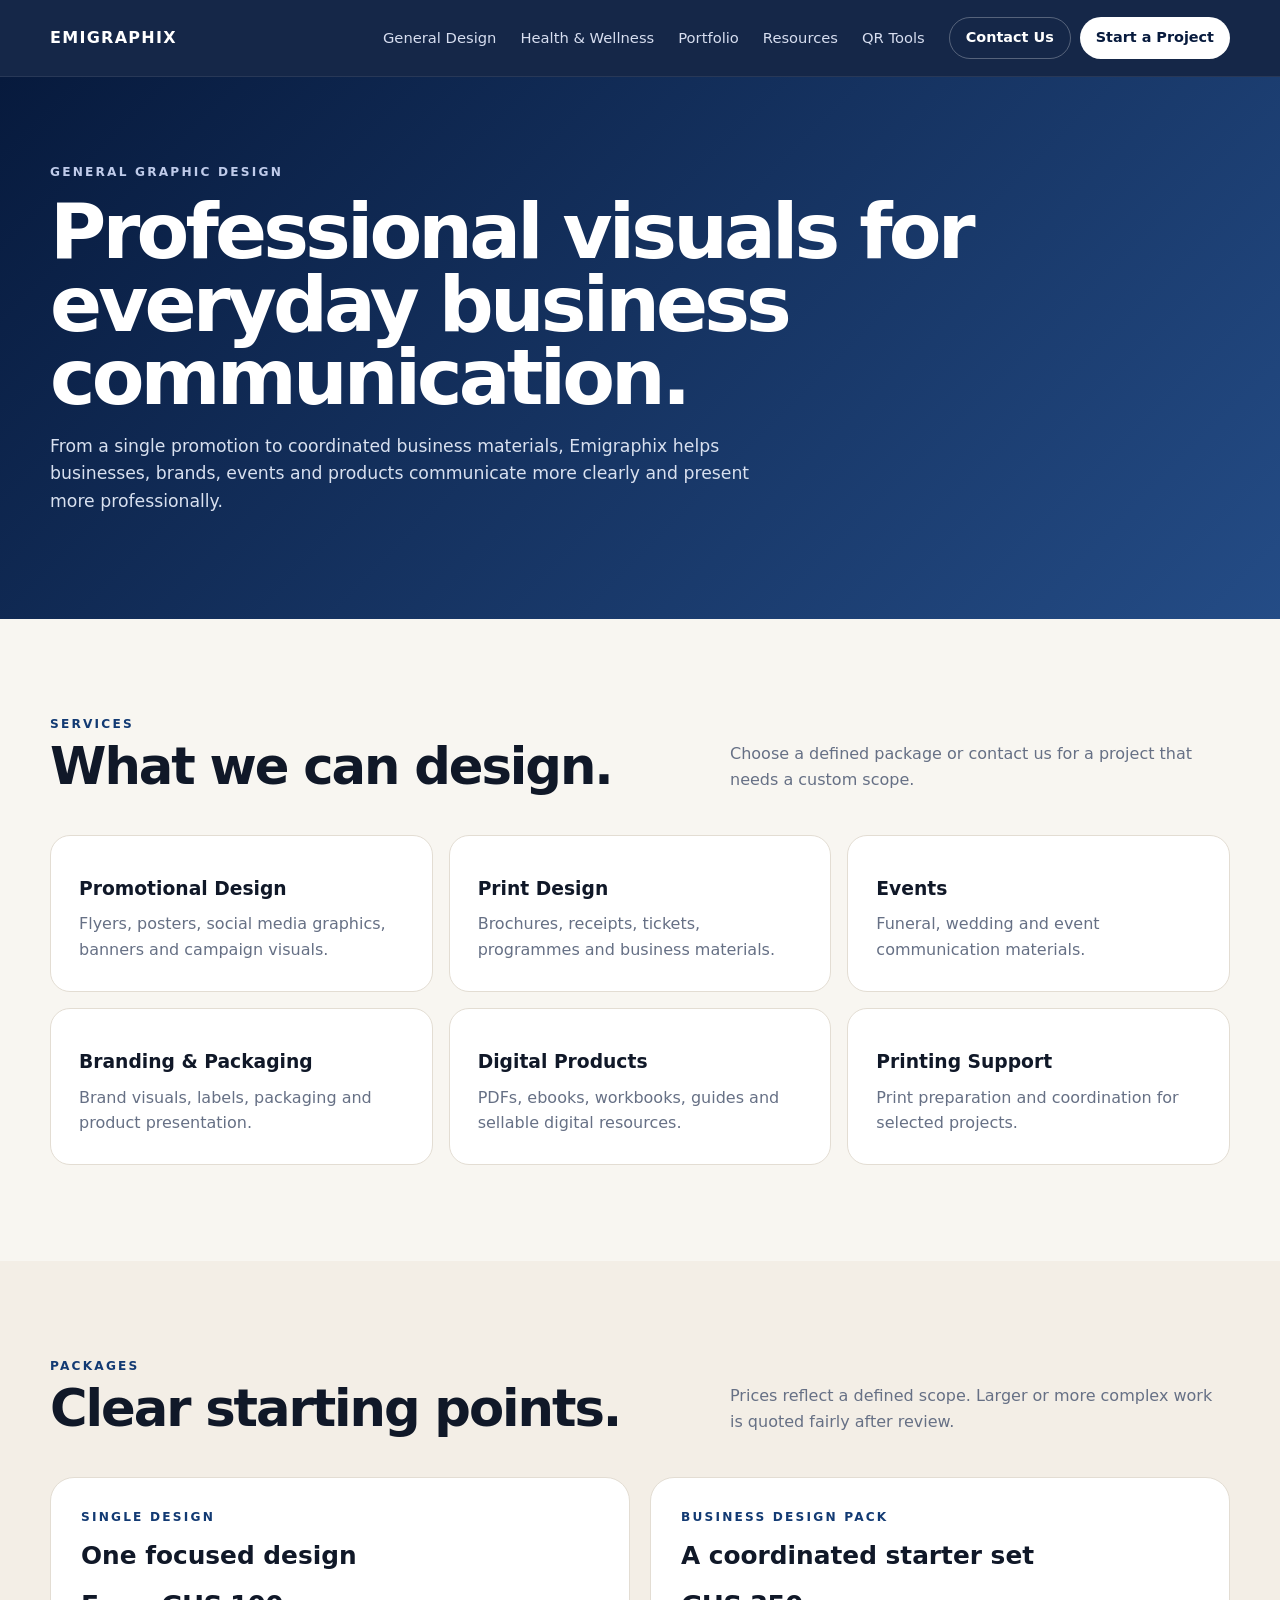
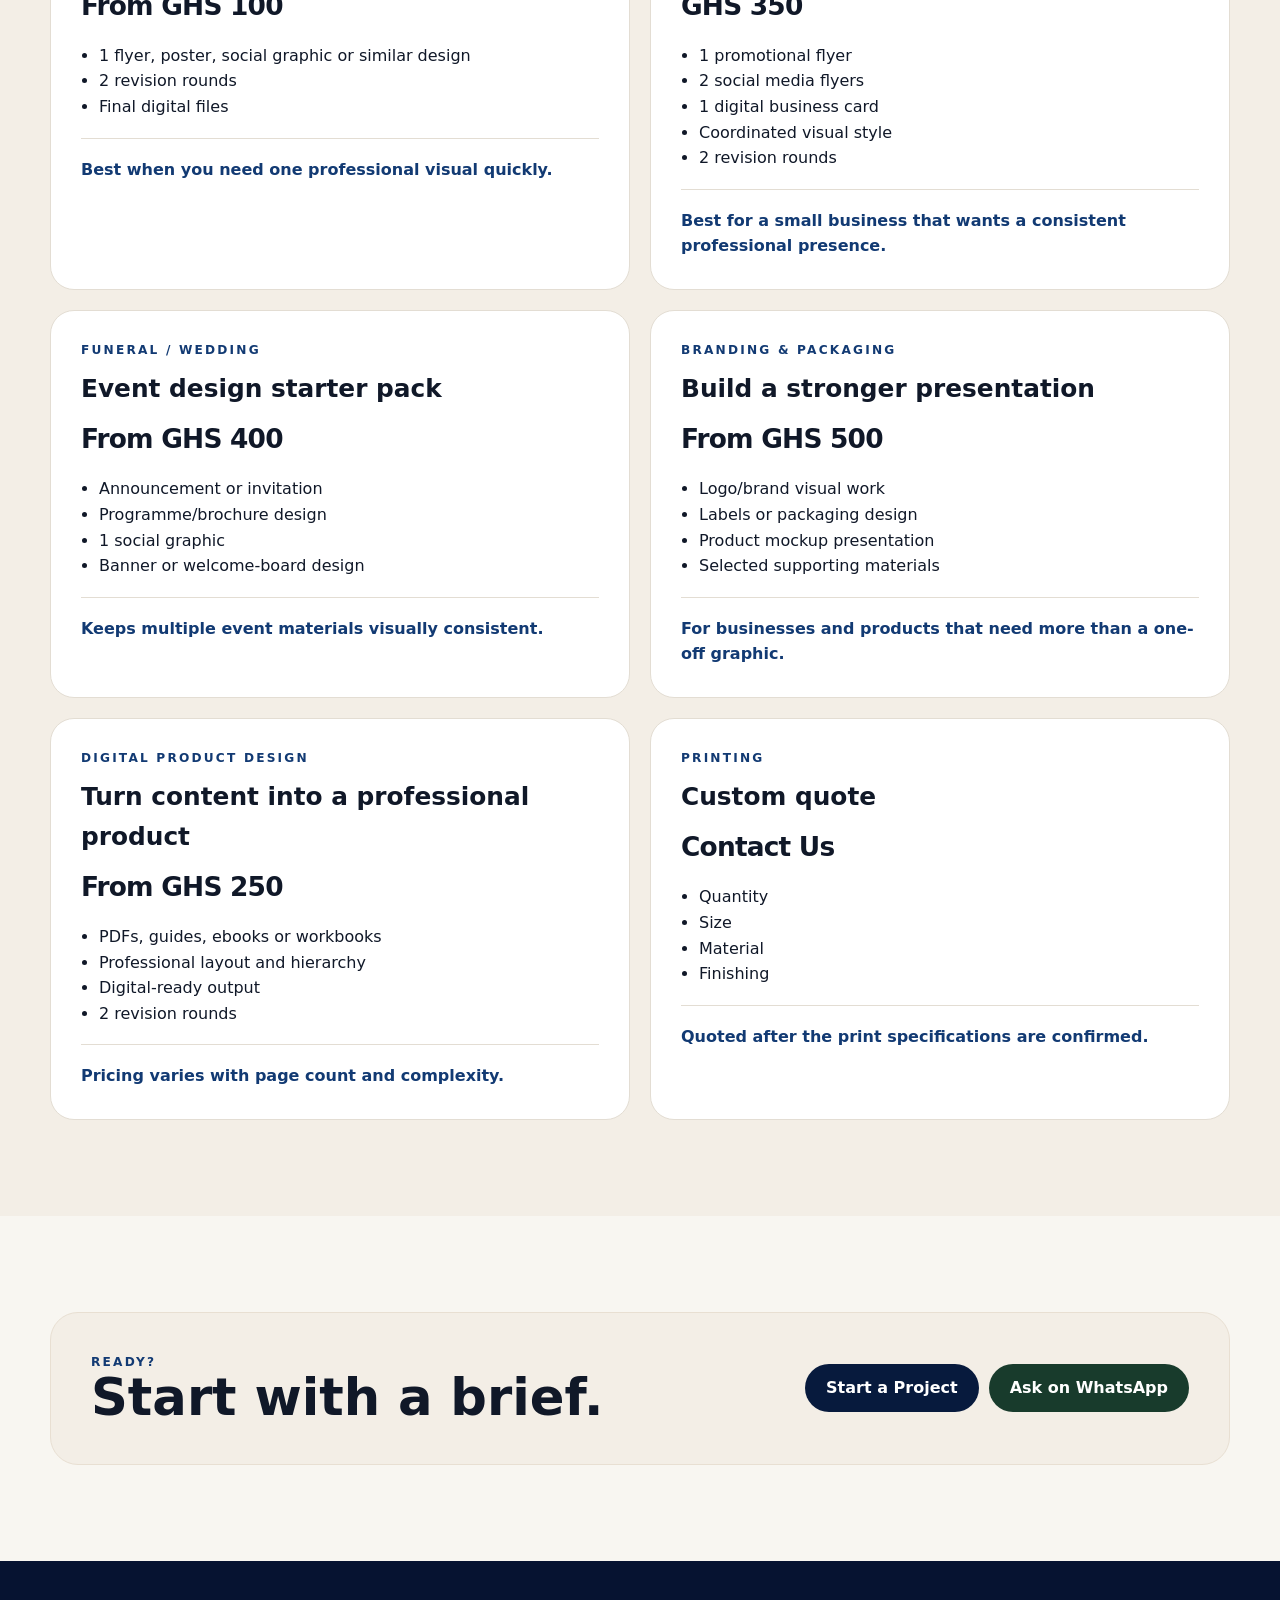
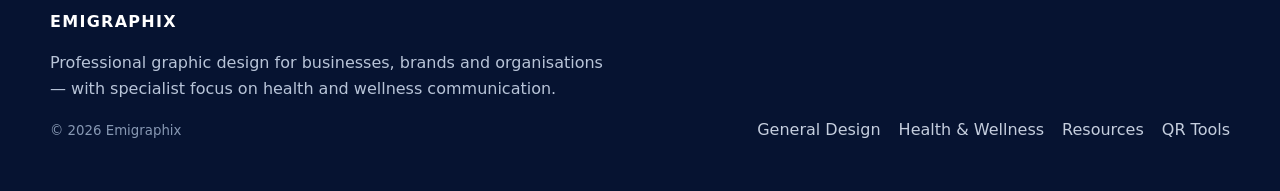
<file: services.html>
<!doctype html><html lang="en"><head><meta charset="utf-8"><meta name="viewport" content="width=device-width,initial-scale=1"><title>General Graphic Design Services | Emigraphix</title><meta name="description" content="General graphic design packages in Ghana for businesses, brands, events, products and digital materials."><link rel="stylesheet" href="style.css"></head><body><header class="site-header"><div class="container nav-wrap"><a class="brand" href="index.html">EMIGRAPHIX</a><nav class="desktop-nav"><a href="services.html">General Design</a><a href="health.html">Health & Wellness</a><a href="index.html#work">Portfolio</a><a href="resources.html">Resources</a><a href="qr-tools.html">QR Tools</a></nav><div class="nav-actions"><a class="nav-contact" href="https://wa.me/233550585227?text=Hi%20Emigraphix%2C%20I%20visited%20your%20website%20and%20would%20like%20to%20discuss%20a%20design%20project." target="_blank">Contact Us</a><a class="nav-start" href="index.html#order">Start a Project</a></div><a class="mobile-top-contact" href="https://wa.me/233550585227?text=Hi%20Emigraphix%2C%20I%20visited%20your%20website%20and%20would%20like%20to%20discuss%20a%20design%20project." target="_blank">Contact</a><button class="menu-btn" aria-label="Open menu" aria-expanded="false">☰</button></div><div class="mobile-menu"><div class="container"><a href="services.html">General Design</a><a href="health.html">Health & Wellness</a><a href="index.html#work">Portfolio</a><a href="resources.html">Resources</a><a href="qr-tools.html">QR Tools</a><div class="mobile-contact-row"><a class="btn btn-light" href="https://wa.me/233550585227?text=Hi%20Emigraphix%2C%20I%20visited%20your%20website%20and%20would%20like%20to%20discuss%20a%20design%20project." target="_blank">Contact Us</a><a class="btn btn-outline" style="color:white;border-color:#7185a6" href="index.html#order">Start Project</a></div></div></div></header>
<main><section class="subhero"><div class="container"><div class="eyebrow light">General graphic design</div><h1>Professional visuals for everyday business communication.</h1><p>From a single promotion to coordinated business materials, Emigraphix helps businesses, brands, events and products communicate more clearly and present more professionally.</p></div></section>
<section class="section"><div class="container"><div class="section-head"><div><div class="eyebrow">Services</div><h2>What we can design.</h2></div><p>Choose a defined package or contact us for a project that needs a custom scope.</p></div><div class="service-grid" style="color:var(--ink)"><div class="service-card" style="background:white;border-color:var(--line)"><h3>Promotional Design</h3><p style="color:var(--muted)">Flyers, posters, social media graphics, banners and campaign visuals.</p></div><div class="service-card" style="background:white;border-color:var(--line)"><h3>Print Design</h3><p style="color:var(--muted)">Brochures, receipts, tickets, programmes and business materials.</p></div><div class="service-card" style="background:white;border-color:var(--line)"><h3>Events</h3><p style="color:var(--muted)">Funeral, wedding and event communication materials.</p></div><div class="service-card" style="background:white;border-color:var(--line)"><h3>Branding & Packaging</h3><p style="color:var(--muted)">Brand visuals, labels, packaging and product presentation.</p></div><div class="service-card" style="background:white;border-color:var(--line)"><h3>Digital Products</h3><p style="color:var(--muted)">PDFs, ebooks, workbooks, guides and sellable digital resources.</p></div><div class="service-card" style="background:white;border-color:var(--line)"><h3>Printing Support</h3><p style="color:var(--muted)">Print preparation and coordination for selected projects.</p></div></div></div></section>
<section class="section" style="background:var(--cream)"><div class="container"><div class="section-head"><div><div class="eyebrow">Packages</div><h2>Clear starting points.</h2></div><p>Prices reflect a defined scope. Larger or more complex work is quoted fairly after review.</p></div><div class="package-grid"><div class="package"><div class="eyebrow">Single Design</div><h3>One focused design</h3><div class="price">From GHS 100</div><ul><li>1 flyer, poster, social graphic or similar design</li><li>2 revision rounds</li><li>Final digital files</li></ul><div class="value">Best when you need one professional visual quickly.</div></div><div class="package"><div class="eyebrow">Business Design Pack</div><h3>A coordinated starter set</h3><div class="price">GHS 350</div><ul><li>1 promotional flyer</li><li>2 social media flyers</li><li>1 digital business card</li><li>Coordinated visual style</li><li>2 revision rounds</li></ul><div class="value">Best for a small business that wants a consistent professional presence.</div></div><div class="package"><div class="eyebrow">Funeral / Wedding</div><h3>Event design starter pack</h3><div class="price">From GHS 400</div><ul><li>Announcement or invitation</li><li>Programme/brochure design</li><li>1 social graphic</li><li>Banner or welcome-board design</li></ul><div class="value">Keeps multiple event materials visually consistent.</div></div><div class="package"><div class="eyebrow">Branding & Packaging</div><h3>Build a stronger presentation</h3><div class="price">From GHS 500</div><ul><li>Logo/brand visual work</li><li>Labels or packaging design</li><li>Product mockup presentation</li><li>Selected supporting materials</li></ul><div class="value">For businesses and products that need more than a one-off graphic.</div></div><div class="package"><div class="eyebrow">Digital Product Design</div><h3>Turn content into a professional product</h3><div class="price">From GHS 250</div><ul><li>PDFs, guides, ebooks or workbooks</li><li>Professional layout and hierarchy</li><li>Digital-ready output</li><li>2 revision rounds</li></ul><div class="value">Pricing varies with page count and complexity.</div></div><div class="package"><div class="eyebrow">Printing</div><h3>Custom quote</h3><div class="price">Contact Us</div><ul><li>Quantity</li><li>Size</li><li>Material</li><li>Finishing</li></ul><div class="value">Quoted after the print specifications are confirmed.</div></div></div></div></section>
<section class="section"><div class="container cta-band"><div><div class="eyebrow">Ready?</div><h2>Start with a brief.</h2></div><div style="display:flex;gap:10px;flex-wrap:wrap"><a class="btn btn-primary" href="index.html#order">Start a Project</a><a class="btn btn-whatsapp" target="_blank" href="https://wa.me/233550585227?text=Hi%20Emigraphix%2C%20I%20am%20interested%20in%20your%20general%20design%20services.">Ask on WhatsApp</a></div></div></section></main><footer class="site-footer"><div class="container footer-wrap"><div><div class="brand">EMIGRAPHIX</div><p style="color:#b8c4d8;max-width:560px">Professional graphic design for businesses, brands and organisations — with specialist focus on health and wellness communication.</p><small style="color:#8798b3">© 2026 Emigraphix</small></div><div class="footer-links"><a href="services.html">General Design</a><a href="health.html">Health & Wellness</a><a href="resources.html">Resources</a><a href="qr-tools.html">QR Tools</a></div></div></footer><div class="sticky-mobile-cta"><a class="btn btn-light" href="https://wa.me/233550585227?text=Hi%20Emigraphix%2C%20I%20visited%20your%20website%20and%20would%20like%20to%20discuss%20a%20design%20project." target="_blank">Contact Us</a><a class="btn btn-primary" style="background:#315f9e" href="index.html#order">Start Project</a></div><script src="script.js"></script></body></html>
</file>
<file: style.css>
:root{
  --navy:#071a3d;--blue:#123a73;--blue2:#315f9e;--ink:#101828;--muted:#667085;
  --cream:#f3eee6;--paper:#f8f6f1;--white:#fff;--gold:#c9a66b;--line:#e3ddd3;
  --radius:22px;--shadow:0 18px 60px rgba(7,26,61,.12);--max:1180px;
}
*{box-sizing:border-box} html{scroll-behavior:smooth} body{margin:0;font-family:Inter,ui-sans-serif,system-ui,-apple-system,BlinkMacSystemFont,"Segoe UI",sans-serif;color:var(--ink);background:var(--paper);line-height:1.6} a{text-decoration:none;color:inherit} img{display:block;max-width:100%} button,input,select,textarea{font:inherit}.container{width:min(var(--max),calc(100% - 36px));margin:auto}.section{padding:96px 0}.eyebrow{font-size:.76rem;letter-spacing:.18em;font-weight:800;text-transform:uppercase;color:var(--blue)}.eyebrow.light{color:#bfcbea}.section-head{display:flex;justify-content:space-between;gap:40px;align-items:end;margin-bottom:42px}.section-head h2{margin:.35rem 0 0;font-size:clamp(2rem,4vw,4rem);line-height:1.03;max-width:820px;letter-spacing:-.04em}.section-head p{max-width:500px;color:var(--muted);margin:0}.btn{min-height:48px;padding:0 20px;border-radius:999px;display:inline-flex;align-items:center;justify-content:center;gap:9px;border:1px solid transparent;font-weight:750;cursor:pointer;transition:.25s ease}.btn-primary{background:var(--navy);color:#fff}.btn-primary:hover{transform:translateY(-2px);box-shadow:0 10px 24px rgba(7,26,61,.18)}.btn-light{background:#fff;color:var(--navy)}.btn-outline{border-color:#c9d1de;background:transparent;color:var(--navy)}.btn-whatsapp{background:#183b2c;color:#fff}.site-header{position:sticky;top:0;z-index:50;background:rgba(7,26,61,.94);backdrop-filter:blur(18px);border-bottom:1px solid rgba(255,255,255,.08)}.nav-wrap{min-height:76px;display:flex;align-items:center;gap:24px}.brand{font-weight:900;letter-spacing:.08em;color:#fff}.desktop-nav{margin-left:auto;display:flex;gap:24px;color:#d7def0;font-size:.92rem}.desktop-nav a:hover{color:#fff}.nav-actions{display:flex;gap:9px}.nav-contact{display:inline-flex;align-items:center;min-height:42px;padding:0 16px;border-radius:999px;border:1px solid rgba(255,255,255,.28);color:#fff;font-weight:750;font-size:.9rem}.nav-start{display:inline-flex;align-items:center;min-height:42px;padding:0 16px;border-radius:999px;background:#fff;color:var(--navy);font-weight:800;font-size:.9rem}.mobile-top-contact{display:none;color:#fff;border:1px solid rgba(255,255,255,.30);border-radius:999px;min-height:38px;padding:0 12px;align-items:center;font-weight:800;font-size:.82rem}.menu-btn{display:none;background:none;border:0;color:#fff;font-size:1.3rem}.mobile-menu{display:none;background:var(--navy);border-top:1px solid rgba(255,255,255,.08)}.mobile-menu.open{display:block}.mobile-menu .container{padding:16px 0 24px;display:grid;gap:10px}.mobile-menu a{padding:12px 0;color:#fff}.mobile-contact-row{display:grid;grid-template-columns:1fr 1fr;gap:10px;margin-top:8px}.hero{background:radial-gradient(circle at 82% 18%,rgba(255,255,255,.14),transparent 27%),radial-gradient(circle at 18% 82%,rgba(201,166,107,.15),transparent 26%),linear-gradient(135deg,#061331 0%,#0b1f4d 42%,#17366f 72%,#315f9e 100%);color:#fff;padding:92px 0 84px}.hero-grid{display:grid;grid-template-columns:.9fr 1.1fr;align-items:center;gap:64px}.hero h1{font-size:clamp(3.1rem,7vw,6.8rem);line-height:.93;letter-spacing:-.06em;margin:16px 0 24px;max-width:780px}.hero h1 em{font-style:normal;color:#ead7ab}.hero p{color:#d8e0ef;max-width:660px;font-size:1.08rem}.hero-actions{display:flex;gap:12px;flex-wrap:wrap;margin-top:32px}.hero-proof{display:flex;gap:22px;flex-wrap:wrap;margin-top:32px;color:#bfc9dc;font-size:.9rem}.hero-visual{position:relative}.hero-visual img{width:100%;height:auto;min-height:0;max-height:none;object-fit:contain;border-radius:28px;box-shadow:0 28px 80px rgba(0,0,0,.32);background:#fff}.hero-badge{position:absolute;left:-22px;bottom:28px;background:rgba(255,255,255,.94);color:var(--navy);border-radius:18px;padding:14px 16px;box-shadow:var(--shadow);max-width:250px}.hero-badge strong{display:block}.choice-grid{display:grid;grid-template-columns:1fr 1fr;gap:22px}.choice-card{padding:32px;border:1px solid var(--line);border-radius:var(--radius);background:#fff;transition:.25s}.choice-card:hover{transform:translateY(-5px);box-shadow:var(--shadow);border-color:#c8d2e2}.choice-card h3{font-size:1.7rem;margin:10px 0}.choice-card p{color:var(--muted)}.choice-card .arrow{margin-top:22px;font-weight:800;color:var(--blue)}.portfolio-grid{display:grid;grid-template-columns:repeat(12,1fr);gap:20px}.project{grid-column:span 4;border-radius:22px;overflow:hidden;background:#fff;border:1px solid var(--line);transition:.25s}.project.large{grid-column:span 8}.project:hover{transform:translateY(-4px);box-shadow:var(--shadow)}.project img{width:100%;height:auto;aspect-ratio:auto;object-fit:contain;display:block;background:#fff}.project.large img{height:auto;aspect-ratio:auto;object-fit:contain}.project{align-self:start}.project-info{padding:18px}.project-info h3{margin:0 0 4px}.project-info p{margin:0;color:var(--muted);font-size:.9rem}.dark-section{background:linear-gradient(145deg,#0b1f4d,#061331);color:#fff}.dark-section .section-head p{color:#c2cadb}.service-grid{display:grid;grid-template-columns:repeat(3,1fr);gap:16px}.service-card{padding:28px;border-radius:20px;border:1px solid rgba(255,255,255,.14);background:rgba(255,255,255,.04);transition:.25s}.service-card:hover{background:rgba(255,255,255,.075);transform:translateY(-3px)}.service-card h3{margin:10px 0 8px}.service-card p{color:#c6cede;margin:0}.service-number{font-size:.78rem;color:#9fb0cf;font-weight:800}.health-feature{display:grid;grid-template-columns:1.1fr .9fr;gap:44px;align-items:center}.health-copy h2{font-size:clamp(2.4rem,5vw,5.2rem);line-height:.98;letter-spacing:-.05em;margin:14px 0 22px}.health-copy p{color:var(--muted);font-size:1.04rem}.health-panel{background:var(--cream);border-radius:28px;padding:32px;border:1px solid #e7dfd3}.health-panel .mini{padding:18px 0;border-bottom:1px solid #dfd5c7}.health-panel .mini:last-child{border:0}.health-panel strong{display:block;margin-bottom:4px}.pricing-grid{display:grid;grid-template-columns:repeat(3,1fr);gap:18px}.price-card{position:relative;min-height:520px;perspective:1200px}.price-inner{position:relative;width:100%;height:100%;min-height:520px;transition:transform .6s;transform-style:preserve-3d}.price-card.flipped .price-inner{transform:rotateY(180deg)}.price-face{position:absolute;inset:0;border:1px solid var(--line);border-radius:22px;padding:28px;background:#fff;backface-visibility:hidden;display:flex;flex-direction:column;box-shadow:0 10px 30px rgba(7,26,61,.05)}.price-back{transform:rotateY(180deg);background:var(--navy);color:#fff}.price-card.featured .price-front{border-color:#7d94b7;box-shadow:0 18px 42px rgba(7,26,61,.12)}.price-kicker{font-size:.74rem;text-transform:uppercase;letter-spacing:.14em;color:var(--blue);font-weight:850}.price-back .price-kicker{color:#b9c7dd}.price-face h3{font-size:1.45rem;margin:10px 0}.price{font-size:2rem;font-weight:900;letter-spacing:-.03em;margin:3px 0 12px}.price-face p{color:var(--muted)}.price-back p{color:#d4dceb}.price-face ul{padding-left:18px;margin:10px 0 18px}.price-face li{margin:7px 0} .price-actions{margin-top:auto;display:grid;grid-template-columns:1fr 1fr;gap:9px;align-items:stretch}
.price-actions .btn,.price-actions .package-chat{width:100%;min-height:44px;justify-content:center;text-align:center;padding:0 12px;border-radius:999px}
.price-actions .package-chat{border:1px solid rgba(255,255,255,.28);color:#fff}
.price-actions .flip-btn{grid-column:1/-1;justify-self:start;margin-top:4px;padding:8px 2px;min-height:36px}.flip-btn{background:none;border:0;padding:0;color:var(--blue);font-weight:850;cursor:pointer;text-align:left}.price-back .flip-btn{color:#fff}.reviews{display:grid;grid-template-columns:repeat(3,1fr);gap:18px}.review{padding:28px;border-radius:20px;background:#fff;border:1px solid var(--line)}.review p{font-size:1.12rem}.review small{color:var(--muted)}.cta-band{background:var(--cream);border:1px solid #e8dfd2;border-radius:28px;padding:40px;display:flex;justify-content:space-between;gap:28px;align-items:center}.cta-band h2{margin:0;font-size:clamp(2rem,4vw,3.8rem);line-height:1}.order-layout{display:grid;grid-template-columns:.72fr 1.28fr;gap:42px;align-items:start}.process{display:grid;gap:14px;margin-top:28px}.process div{display:grid;grid-template-columns:42px 1fr;gap:10px}.process span{font-weight:900;color:var(--blue)}.tally-form-wrap{border-radius:24px;overflow:hidden;background:#fff;box-shadow:var(--shadow);border:1px solid var(--line)}.site-footer{background:#061331;color:#fff;padding:48px 0}.footer-wrap{display:grid;grid-template-columns:1fr auto;gap:20px;align-items:end}.footer-links{display:flex;gap:18px;flex-wrap:wrap;color:#c5cede}.subhero{padding:86px 0;background:linear-gradient(135deg,#071a3d,#244c86);color:#fff}.subhero h1{font-size:clamp(3rem,6vw,6rem);line-height:.95;letter-spacing:-.05em;margin:14px 0}.subhero p{max-width:720px;color:#d8e0ef;font-size:1.08rem}.package-grid{display:grid;grid-template-columns:repeat(2,1fr);gap:20px}.package{padding:30px;border:1px solid var(--line);border-radius:24px;background:#fff}.package h3{font-size:1.55rem;margin:9px 0}.package .value{padding-top:18px;margin-top:18px;border-top:1px solid var(--line);color:var(--blue);font-weight:700}.package ul{padding-left:18px}.package .price{font-size:1.65rem}.blog-grid{display:grid;grid-template-columns:repeat(3,1fr);gap:18px}.article-card{padding:26px;border:1px solid var(--line);border-radius:20px;background:#fff}.article-card span{font-size:.76rem;font-weight:800;color:var(--blue);text-transform:uppercase;letter-spacing:.12em}.article-card h3{font-size:1.35rem}.article-card p{color:var(--muted)}.qr-layout{display:grid;grid-template-columns:1fr .9fr;gap:34px;align-items:start}.tool-card{padding:30px;border:1px solid var(--line);border-radius:24px;background:#fff;box-shadow:0 12px 36px rgba(7,26,61,.06)}.field{display:grid;gap:7px;margin-bottom:16px}.field label{font-weight:750}.field input,.field select,.field textarea{width:100%;padding:13px 14px;border:1px solid #ccd4df;border-radius:12px;background:#fff}.field textarea{min-height:92px;resize:vertical}.qr-preview{display:grid;place-items:center;min-height:300px;border:1px dashed #b9c3d1;border-radius:20px;background:#fbfcfe;padding:22px}.premium-box{margin-top:20px;padding:20px;border-radius:18px;background:var(--cream);border:1px solid #e2d7c6}.premium-box strong{display:block}.sticky-mobile-cta{display:none}
@media(max-width:980px){.desktop-nav{display:none}.mobile-top-contact{display:inline-flex;margin-left:auto}.menu-btn{display:block;margin-left:0}.hero-grid,.health-feature,.order-layout,.qr-layout{grid-template-columns:1fr}.hero-visual img{min-height:420px}.pricing-grid,.service-grid,.blog-grid{grid-template-columns:repeat(2,1fr)}.portfolio-grid .project,.portfolio-grid .project.large{grid-column:span 6}.section-head{align-items:start;flex-direction:column}.nav-actions{display:none}.package-grid{grid-template-columns:1fr 1fr}}
@media(max-width:650px){.container{width:min(100% - 24px,var(--max))}.section{padding:68px 0}.site-header .nav-wrap{min-height:66px}.brand{font-size:.92rem}.hero{padding:64px 0 72px}.hero h1{font-size:clamp(3rem,15vw,4.6rem)}.hero-visual img{min-height:330px;border-radius:20px}.hero-badge{left:12px;right:12px;bottom:12px;max-width:none}.hero-proof{gap:12px}.choice-grid,.pricing-grid,.service-grid,.reviews,.blog-grid,.package-grid{grid-template-columns:1fr}.portfolio-grid .project,.portfolio-grid .project.large{grid-column:span 12}.price-card,.price-inner{min-height:575px}.cta-band{align-items:flex-start;flex-direction:column;padding:28px}.footer-wrap{grid-template-columns:1fr}.sticky-mobile-cta{position:fixed;display:grid;grid-template-columns:1fr 1fr;gap:8px;left:10px;right:10px;bottom:10px;z-index:60;padding:8px;background:rgba(7,26,61,.96);border-radius:18px;box-shadow:0 18px 50px rgba(0,0,0,.28)}.sticky-mobile-cta .btn{min-height:44px;padding:0 10px;font-size:.86rem}.site-footer{padding-bottom:105px}}
@media(prefers-reduced-motion:reduce){*{scroll-behavior:auto!important;transition:none!important}}

/* Hybrid order flow */
.package-chat{display:inline-flex;align-items:center;min-height:42px;padding:0 4px;color:#cfe6d9;font-weight:800;font-size:.88rem}
.price-front .package-chat{color:var(--blue)}
.package-actions{display:flex;gap:12px;align-items:center;flex-wrap:wrap;margin-top:22px}
.package-actions .package-chat{color:#183b2c}
.order-paths{display:grid;gap:12px;margin:26px 0 4px}
.order-path{padding:16px 18px;border:1px solid var(--line);border-radius:16px;background:#fff}
.order-path strong{display:block;color:var(--navy);margin-bottom:4px}
.order-path span{display:block;color:var(--muted);font-size:.94rem;line-height:1.5}
@media(max-width:650px){.price-actions{gap:8px}.price-actions .btn{min-height:42px;padding:0 14px}.package-chat{min-height:38px}.package-actions{align-items:stretch}.package-actions .btn{width:100%}.package-actions .package-chat{justify-content:center}}


/* Launch refinements */
.mobile-menu a.btn-light{background:#fff;color:var(--navy);border-color:#fff}
.mobile-menu a.btn-light:hover{background:#eef3f8;color:var(--navy)}
.health-portfolio{display:grid;grid-template-columns:1fr 1fr;gap:20px;align-items:start}
.health-work{background:#fff;border:1px solid var(--line);border-radius:24px;overflow:hidden;box-shadow:0 12px 34px rgba(7,26,61,.06)}
.health-work.featured{grid-row:span 2}
.health-work img{width:100%;height:auto;display:block}
.health-work-copy{padding:18px 20px}
.health-work-copy h3{margin:0 0 5px;font-size:1.05rem}
.health-work-copy p{margin:0;color:var(--muted);font-size:.9rem}

/* Health package flip cards */
.health-package-grid{display:grid;grid-template-columns:repeat(2,1fr);gap:20px}
.health-flip{position:relative;min-height:570px;perspective:1300px;cursor:pointer}
.health-flip-inner{position:relative;width:100%;height:100%;min-height:570px;transition:transform .62s cubic-bezier(.2,.7,.2,1);transform-style:preserve-3d}
.health-flip.flipped .health-flip-inner{transform:rotateY(180deg)}
.health-face{position:absolute;inset:0;border-radius:24px;padding:30px;border:1px solid var(--line);background:#fff;backface-visibility:hidden;-webkit-backface-visibility:hidden;display:flex;flex-direction:column;box-shadow:0 10px 32px rgba(7,26,61,.06)}
.health-back{transform:rotateY(180deg);background:var(--navy);color:#fff;border-color:var(--navy)}
.health-face h3{font-size:1.65rem;margin:10px 0}
.health-face p{color:var(--muted);line-height:1.65}
.health-back p{color:#d5ddec}
.health-back ul{padding-left:19px;margin:8px 0 16px}
.health-back li{margin:7px 0;color:#edf2f8}
.health-value{margin-top:auto;padding-top:18px;border-top:1px solid rgba(255,255,255,.15);color:#dce7f5;font-weight:650}
.health-front .health-value{border-top:1px solid var(--line);color:var(--blue)}
.health-flip-hint{margin-top:auto;padding-top:22px;color:var(--blue);font-weight:850}
.health-back .health-flip-hint{color:#fff}
 .health-package-actions{display:grid;grid-template-columns:1fr 1fr;gap:10px;margin-top:18px;align-items:stretch}
.health-package-actions .btn,.health-package-actions .package-chat{width:100%;min-height:44px;justify-content:center;text-align:center;padding:0 12px;border-radius:999px}
.health-package-actions .package-chat{display:inline-flex;align-items:center;border:1px solid rgba(255,255,255,.28)}
.health-package-actions .flip-btn{grid-column:1/-1;justify-self:start;padding:8px 2px;min-height:36px;text-decoration:underline;text-underline-offset:3px}
.health-package-actions .package-chat{color:#d3eadc}
.health-custom{grid-column:1/-1;background:linear-gradient(135deg,#071a3d,#15386d);color:#fff;border-radius:26px;padding:34px}
.health-custom p{color:#d6deec;max-width:780px}
.health-custom-grid{display:grid;grid-template-columns:repeat(2,1fr);gap:8px 26px;color:#e5ebf4;margin:20px 0 26px}

/* Blog/article pages */
.article-shell{max-width:820px;margin:0 auto}
.article-meta{color:var(--blue);font-size:.78rem;font-weight:850;letter-spacing:.12em;text-transform:uppercase;margin-bottom:12px}
.article-shell h1{font-size:clamp(2.7rem,6vw,5rem);line-height:1;letter-spacing:-.05em;margin:0 0 22px}
.article-deck{font-size:1.15rem;line-height:1.7;color:var(--muted);margin-bottom:38px}
.article-body{font-size:1.03rem;line-height:1.8;color:#263548}
.article-body h2{font-size:1.8rem;line-height:1.15;letter-spacing:-.025em;margin:42px 0 14px;color:var(--navy)}
.article-body h3{font-size:1.2rem;margin:28px 0 8px;color:var(--navy)}
.article-body p{margin:0 0 18px}
.article-body ul{padding-left:22px;margin:0 0 20px}
.article-body li{margin:7px 0}
.article-note{background:var(--cream);border:1px solid #e1d8ca;border-radius:18px;padding:20px 22px;margin:28px 0}
.article-sources{margin-top:48px;padding-top:22px;border-top:1px solid var(--line);font-size:.9rem;color:var(--muted)}
.article-sources a{color:var(--blue);text-decoration:underline;text-underline-offset:3px}
.article-cta{margin-top:42px;background:var(--navy);color:#fff;border-radius:24px;padding:28px}
.article-cta p{color:#d5deed}
.article-cta h2{color:#fff;margin-top:0}

@media(max-width:650px){
  .health-portfolio,.health-package-grid{grid-template-columns:1fr}
  .health-work.featured{grid-row:auto}
  .health-flip,.health-flip-inner{min-height:620px}
  .health-custom-grid{grid-template-columns:1fr}
  .article-shell h1{font-size:clamp(2.5rem,12vw,3.8rem)}
}

/* Launch UX refinements for package cards */
.price-back{overflow:hidden}
.price-back h3{margin-bottom:6px}
.price-back ul{margin:6px 0 12px}
.price-back li{margin:5px 0}
.price-back p{font-size:.92rem;line-height:1.45;margin:4px 0 12px}
.price-back .flip-btn{color:#fff;text-decoration:underline;text-underline-offset:3px}
.price-card:focus-within{outline:2px solid rgba(49,95,158,.25);outline-offset:4px}

@media(max-width:650px){
  .price-actions{grid-template-columns:1fr}
  .price-actions .flip-btn{grid-column:1}
  .price-face{padding:24px}
  .price-back p{font-size:.9rem}
  .hero-visual img{height:auto;min-height:0;max-height:none;object-fit:contain}
}

@media(max-width:650px){
  .health-package-actions{grid-template-columns:1fr}
  .health-package-actions .flip-btn{grid-column:1}
}


/* Social links */
.footer-socials{
  display:flex;
  gap:14px;
  flex-wrap:wrap;
  margin-top:10px;
}
.footer-socials a{
  color:#fff;
  font-weight:750;
  opacity:.92;
  border-bottom:1px solid rgba(255,255,255,.28);
  padding-bottom:2px;
  transition:.2s ease;
}
.footer-socials a:hover{
  opacity:1;
  border-bottom-color:#fff;
}
@media(max-width:650px){
  .footer-socials{margin-top:14px}
}
</file>
